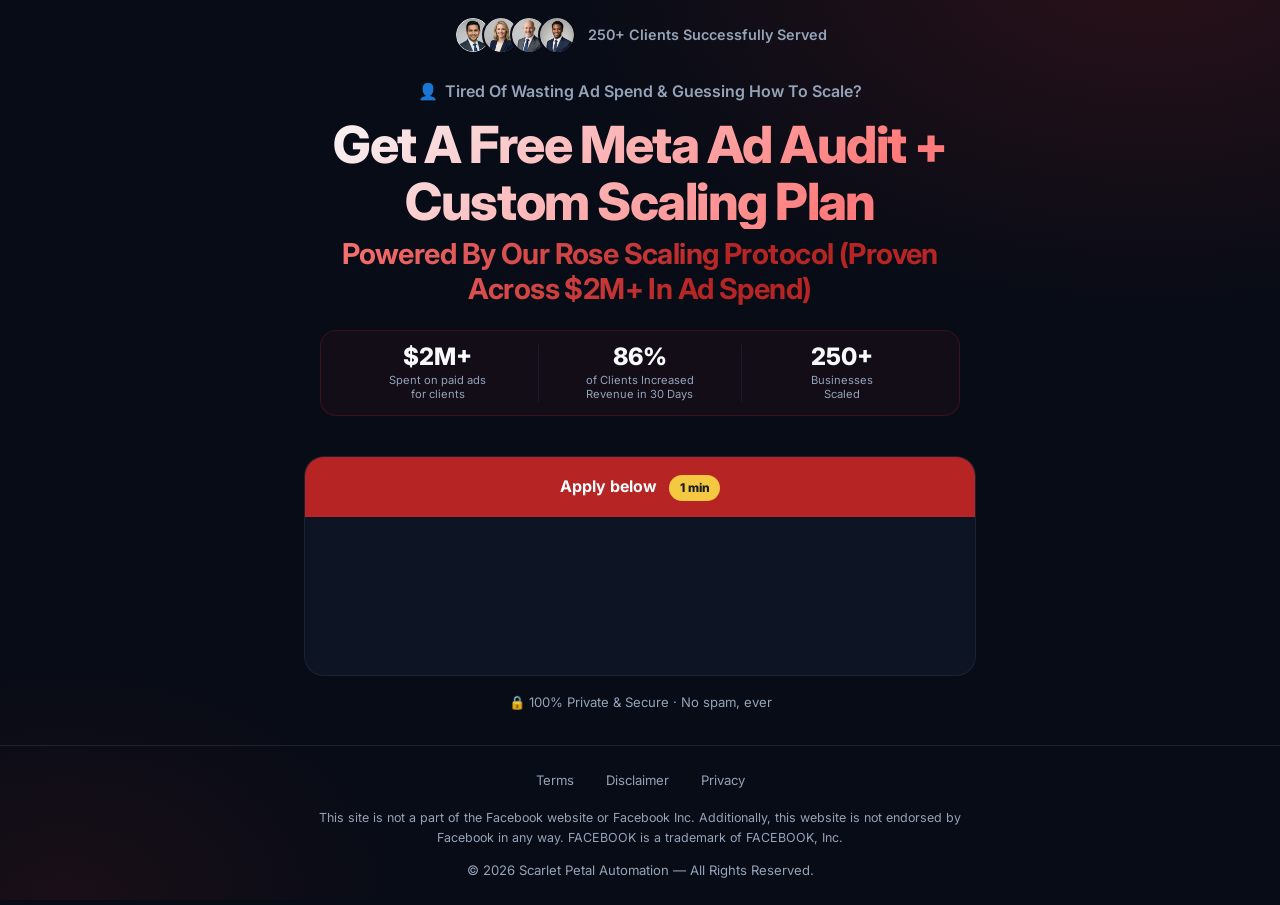
<file: index.html>
<!DOCTYPE html>
<html lang="en">
<head>
  <meta charset="UTF-8" />
  <meta name="viewport" content="width=device-width, initial-scale=1.0" />

  <!-- ── SEO ── -->
  <title>Free Meta Ad Audit + Custom AI Growth Plan | Scarlet Petal Automation</title>
  <meta name="description" content="Tired of wasting ad spend? Get a free Meta Ad Audit and custom AI-powered growth plan built on our Rose Scaling Protocol — proven across $200M+ in ad spend." />
  <meta name="robots" content="index, follow" />
  <link rel="canonical" href="https://scarletpetalautomation.com/" />

  <!-- ── Open Graph ── -->
  <meta property="og:type"        content="website" />
  <meta property="og:url"         content="https://scarletpetalautomation.com/" />
  <meta property="og:title"       content="Free Meta Ad Audit + Custom AI Growth Plan | Scarlet Petal Automation" />
  <meta property="og:description" content="Stop guessing how to scale. Get our Rose Scaling Protocol applied to your business — free." />
  <meta property="og:image"       content="https://scarletpetalautomation.com/og-image.png" />
  <meta property="og:site_name"   content="Scarlet Petal Automation" />

  <!-- ── Twitter Card ── -->
  <meta name="twitter:card"        content="summary_large_image" />
  <meta name="twitter:title"       content="Free Meta Ad Audit + Custom AI Growth Plan" />
  <meta name="twitter:description" content="Stop wasting ad spend. Apply in 60 seconds for your free audit." />
  <meta name="twitter:image"       content="https://scarletpetalautomation.com/og-image.png" />

  <!-- ── Structured Data ── -->
  <script type="application/ld+json">
  {
    "@context": "https://schema.org",
    "@type": "Service",
    "name": "Free Meta Ad Audit",
    "provider": {
      "@type": "Organization",
      "name": "Scarlet Petal Automation",
      "url": "https://scarletpetalautomation.com"
    },
    "description": "Free Meta Ads audit and custom AI-powered scaling plan for business owners ready to grow beyond $5,000/month.",
    "offers": {
      "@type": "Offer",
      "price": "0",
      "priceCurrency": "USD"
    }
  }
  </script>

  <!-- ── Meta Pixel ── -->
  <script>
    !function(f,b,e,v,n,t,s){if(f.fbq)return;n=f.fbq=function(){n.callMethod?
    n.callMethod.apply(n,arguments):n.queue.push(arguments)};if(!f._fbq)f._fbq=n;
    n.push=n;n.loaded=!0;n.version='2.0';n.queue=[];t=b.createElement(e);t.async=!0;
    t.src=v;s=b.getElementsByTagName(e)[0];s.parentNode.insertBefore(t,s)}(window,
    document,'script','https://connect.facebook.net/en_US/fbevents.js');
    fbq('init', '4129749820595867'); /* ← Replace with your Meta Pixel ID */
    fbq('track', 'PageView');
  </script>
  <noscript>
    <img height="1" width="1" style="display:none" alt=""
      src="https://www.facebook.com/tr?id=4129749820595867&ev=PageView&noscript=1"/>
  </noscript>

  <link rel="stylesheet" href="shared.css?v=4" />
  <style>
    /* ── Page-specific dark overrides ── */
    .page-hero {
      padding: 1rem 1.5rem 1.25rem;
      text-align: center;
      position: relative;
    }

    /* Audience callout */
    .headline-preheader {
      display: flex;
      align-items: center;
      justify-content: center;
      gap: 0.4rem;
      font-size: 1rem;
      font-weight: 600;
      color: var(--sp-muted);
      margin-bottom: 0.75rem;
    }
    .headline-preheader::before {
      content: '\1F464';
      font-size: 1rem;
    }

    /* Main offer headline — white-to-rose gradient */
    .headline-main {
      font-size: clamp(2rem, 4.5vw, 3.2rem);
      font-weight: 800;
      letter-spacing: -0.03em;
      line-height: 1.1;
      margin-bottom: 0.5rem;
      background: linear-gradient(135deg, #F8FAFC 0%, #ff7a7a 80%);
      -webkit-background-clip: text;
      -webkit-text-fill-color: transparent;
      background-clip: text;
    }

    /* Method subheadline — scarlet gradient */
    .sub-headline {
      font-size: clamp(1.3rem, 2.5vw, 1.8rem);
      font-weight: 700;
      letter-spacing: -0.02em;
      line-height: 1.2;
      background: linear-gradient(135deg, #ff7a7a 0%, var(--sp-red) 60%);
      -webkit-background-clip: text;
      -webkit-text-fill-color: transparent;
      background-clip: text;
      max-width: 760px;
      margin: 0 auto;
    }

    /* Social proof text colour on dark bg */
    .social-proof-text { color: var(--sp-muted); }

    /* Survey section */
    .survey-section {
      padding: 1.25rem 1.5rem 2rem;
    }

    @media (max-width: 640px) {
      .page-hero { padding: 0.75rem 1rem 1rem; }
      .headline-main { font-size: 1.9rem; }
      .sub-headline  { font-size: 1.2rem; }
      .headline-preheader { font-size: 0.9rem; flex-wrap: wrap; }
      .trust-strip { padding: 0.65rem 0.5rem; }
      .trust-strip-item { padding: 0 0.4rem; }
      .trust-strip-num { font-size: 1.15rem; }
      .trust-strip-label { font-size: 0.63rem; }
    }
  </style>
</head>
<body>

<!-- ─────────────────────────────────────────
     HERO SECTION
───────────────────────────────────────── -->
<div class="page-hero fade-in-up">
  <div class="container--narrow">

    <!-- Social proof row -->
    <div class="social-proof-row" style="justify-content:center; margin-bottom:1.5rem;">
      <div class="avatar-stack">
        <div class="avatar avatar-photo"><img src="avatar-1.png" alt="Client" /></div>
        <div class="avatar avatar-photo"><img src="avatar-2.png" alt="Client" /></div>
        <div class="avatar avatar-photo"><img src="avatar-3.png" alt="Client" /></div>
        <div class="avatar avatar-photo"><img src="avatar-4.png" alt="Client" /></div>
      </div>
      <span class="social-proof-text">250+ Clients Successfully Served</span>
    </div>

    <!-- Headline -->
    <p class="headline-preheader">
      Tired Of Wasting Ad Spend &amp; Guessing How To Scale?
    </p>
    <h1 class="headline-main">
      Get A Free Meta Ad Audit + Custom Scaling Plan
    </h1>
    <p class="sub-headline">
      Powered By Our Rose Scaling Protocol (Proven Across $2M+ In Ad Spend)
    </p>

    <!-- ── Inline Trust Strip (above the fold) ── -->
    <div class="trust-strip">
      <div class="trust-strip-item">
        <span class="trust-strip-num">$2M+</span>
        <span class="trust-strip-label">Spent on paid ads<br/>for clients</span>
      </div>
      <div class="trust-strip-item">
        <span class="trust-strip-num">86%</span>
        <span class="trust-strip-label">of Clients Increased<br/>Revenue in 30 Days</span>
      </div>
      <div class="trust-strip-item">
        <span class="trust-strip-num">250+</span>
        <span class="trust-strip-label">Businesses<br/>Scaled</span>
      </div>
    </div>
  </div>
</div>

<!-- ─────────────────────────────────────────
     SURVEY SECTION
───────────────────────────────────────── -->
<section style="padding: 1.25rem 1.5rem 2rem; background:transparent;" class="fade-in-up delay-1">
  <div class="container--narrow">
    <div class="survey-wrapper">
      <div class="survey-header">
        Apply below
        <span class="spots-badge">1 min</span>
      </div>

      <!-- GHL Survey Embed: script must load BEFORE iframe to preserve theme on refresh -->
      <div id="ghl-survey-container">
        <script src="https://login.scarletpetalautomation.com/js/form_embed.js"></script>
        <iframe src="https://login.scarletpetalautomation.com/widget/survey/M9SIswCXubkQfOonkhGS" style="border:none;width:100%;" scrolling="no" id="M9SIswCXubkQfOonkhGS" title="survey"></iframe>
      </div>
    </div>

    <p style="text-align:center; font-size:0.82rem; color:var(--text-muted); margin-top:1rem;">
      🔒 100% Private &amp; Secure · No spam, ever
    </p>
  </div>
</section>

<!-- Stats section removed — trust data now lives in hero trust-strip above the fold -->

<!-- ─────────────────────────────────────────
     FOOTER
───────────────────────────────────────── -->
<footer class="main-footer">
  <ul class="footer-links">
    <li><a href="terms.html">Terms</a></li>
    <li><a href="disclaimer.html">Disclaimer</a></li>
    <li><a href="privacy.html">Privacy</a></li>
  </ul>
  <p class="footer-disclaimer">
    This site is not a part of the Facebook website or Facebook Inc. Additionally, this website
    is not endorsed by Facebook in any way. FACEBOOK is a trademark of FACEBOOK, Inc.
  </p>
  <p style="margin-top:0.75rem; color:var(--text-muted);">
    © <span id="year"></span> Scarlet Petal Automation — All Rights Reserved.
  </p>
</footer>

<!-- ─────────────────────────────────────────
     SURVEY ROUTING SCRIPT
     Revenue $0–$5,000 → Triage track
     Revenue $5,001+   → Closer track
───────────────────────────────────────── -->
<script>
  document.getElementById('year').textContent = new Date().getFullYear();

  /*
   * GHL Survey post-message routing.
   * When the survey completes it emits a message with the form data.
   * We inspect the revenue answer and redirect accordingly.
   */
  window.addEventListener('message', function(event) {
    // Only trust messages from our GHL domain
    if (!event.origin.includes('scarletpetalautomation.com')) return;

    var data = event.data;
    if (!data) return;

    // GHL sends form submission data as a JSON object
    try {
      if (typeof data === 'string') data = JSON.parse(data);
    } catch(e) { return; }

    // Check for form submission event
    if (data.type === 'form_submitted' || data.event === 'form_submitted') {
      handleSurveySubmit(data);
    }

    // Some GHL versions send pageChange or redirect events
    if (data.type === 'redirect' && data.url) {
      routeByUrl(data.url, data);
    }
  });

  function handleSurveySubmit(data) {
    /*
     * Inspect form fields for revenue/income answer.
     * GHL survey field keys vary — we check common patterns.
     * Revenue $0–$5,000 → triage-schedule.html
     * Revenue $5,001+   → closer-schedule.html
     */
    var fields = data.fields || data.formData || data.answers || {};
    var revenueAnswer = '';

    // Try multiple possible field keys
    var keys = Object.keys(fields);
    for (var i = 0; i < keys.length; i++) {
      var val = String(fields[keys[i]] || '').toLowerCase();
      if (val.includes('0-5') || val.includes('$0') || val.includes('0 -') ||
          val.includes('below 5') || val.includes('less than 5') ||
          val.includes('0–5') || val.includes('0 to 5')) {
        revenueAnswer = 'triage';
        break;
      }
    }

    if (revenueAnswer === 'triage') {
      window.location.href = 'triage-schedule.html';
    } else if (keys.length > 0) {
      // Any other completed answer above $5k
      window.location.href = 'closer-schedule.html';
    }
  }

  function routeByUrl(url, data) {
    // Fallback: if GHL itself is redirecting, intercept and re-route
    if (url.includes('triage')) {
      window.location.href = 'triage-schedule.html';
    } else {
      window.location.href = 'closer-schedule.html';
    }
  }
</script>

</body>
</html>
<!-- cache-bust 1776541708 -->
</file>
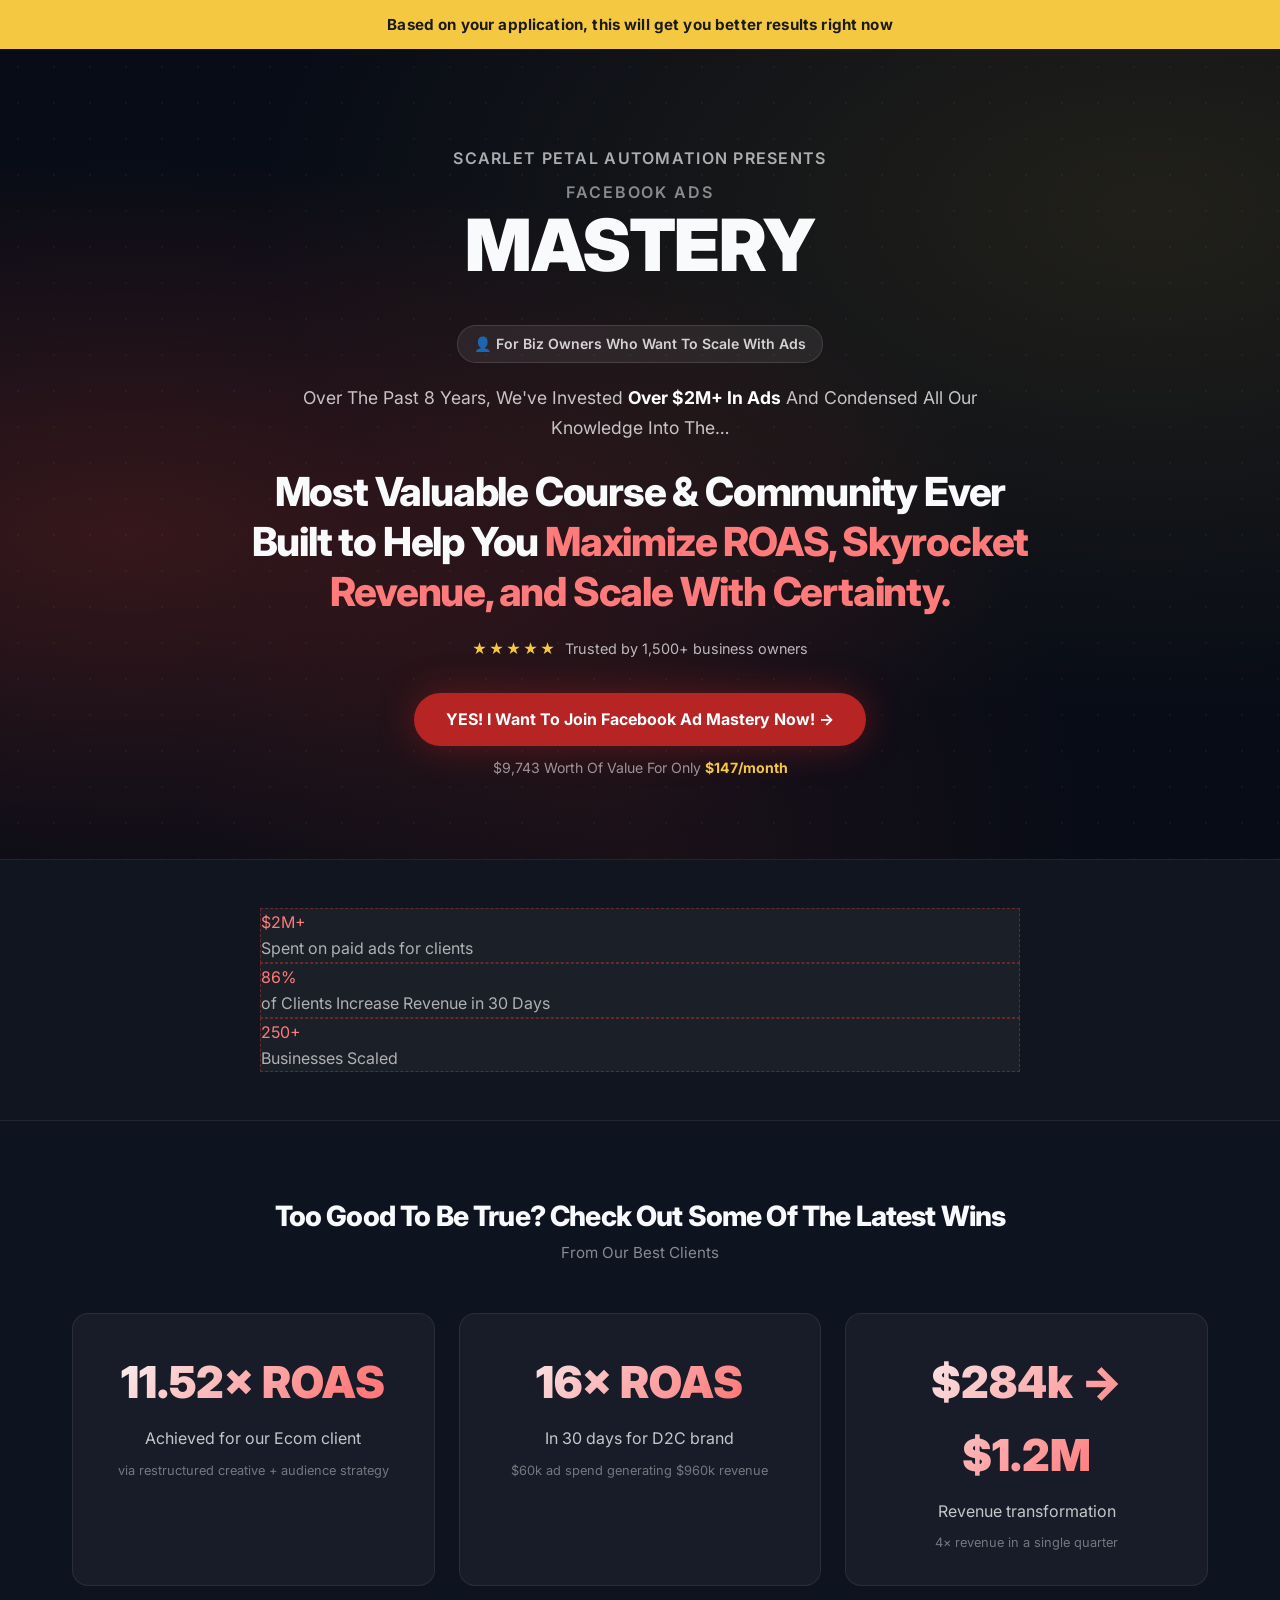
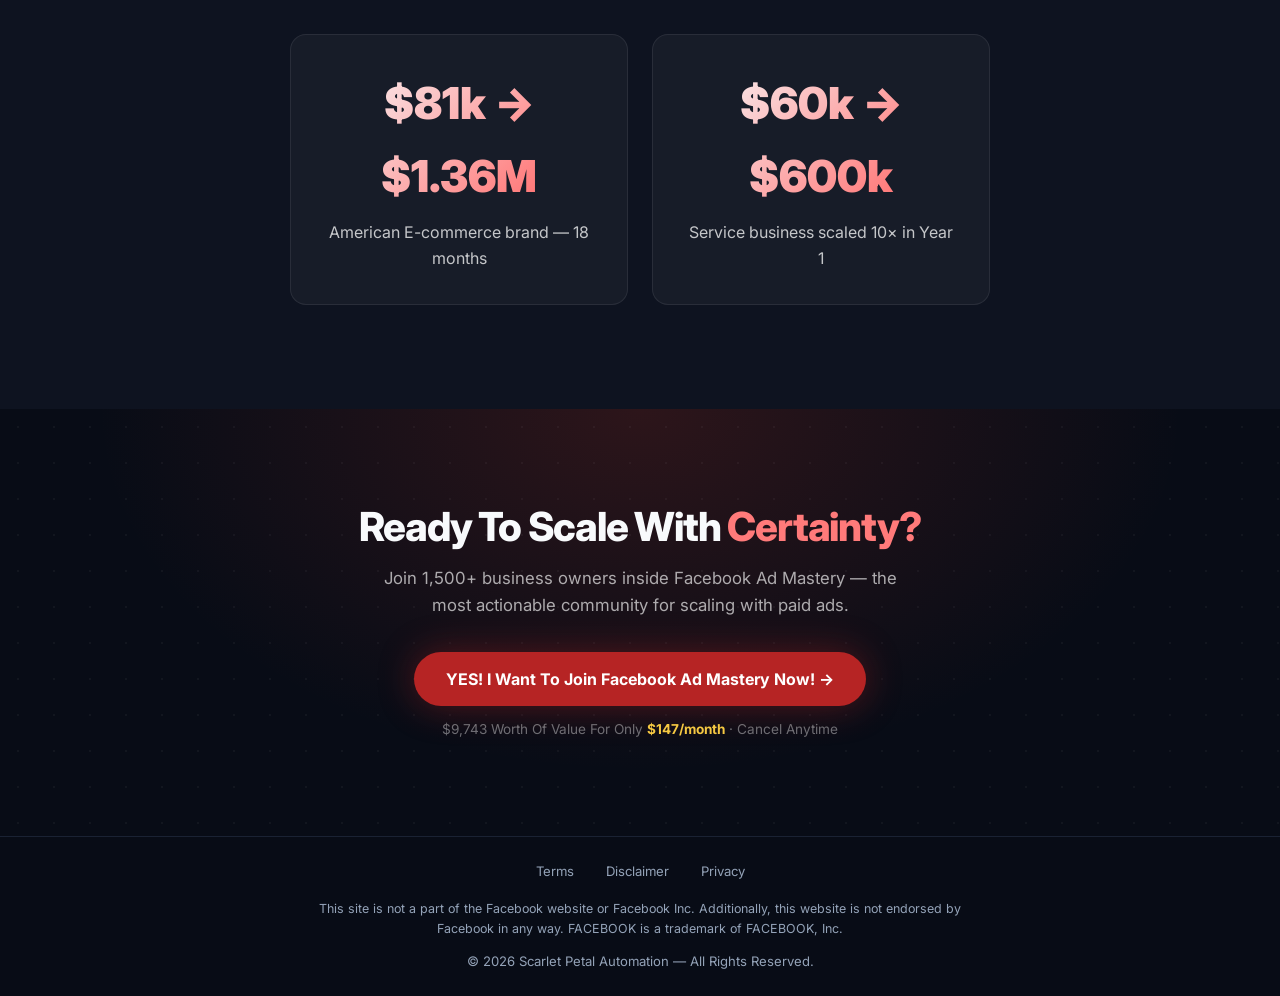
<file: bridge.html>
<!DOCTYPE html>
<html lang="en">
<head>
  <meta charset="UTF-8" />
  <meta name="viewport" content="width=device-width, initial-scale=1.0" />

  <!-- ── SEO ── -->
  <title>Facebook Ad Mastery — Scale With Certainty | Scarlet Petal Automation</title>
  <meta name="description" content="Based on your application, this will get you better results right now. Join Facebook Ad Mastery — $9,743 worth of value for only $147/month. Maximize ROAS, skyrocket revenue, and scale with certainty." />
  <meta name="robots" content="index, follow" />
  <link rel="canonical" href="https://scarletpetalautomation.com/bridge" />

  <!-- ── Open Graph ── -->
  <meta property="og:type"        content="website" />
  <meta property="og:url"         content="https://scarletpetalautomation.com/bridge" />
  <meta property="og:title"       content="Facebook Ad Mastery | Scale Your Business With Certainty" />
  <meta property="og:description" content="Over 8 years and $2M+ in ad spend condensed into the most valuable course & community for scaling with paid ads." />
  <meta property="og:image"       content="https://scarletpetalautomation.com/og-bridge.png" />
  <meta property="og:site_name"   content="Scarlet Petal Automation" />

  <!-- ── Twitter Card ── -->
  <meta name="twitter:card"        content="summary_large_image" />
  <meta name="twitter:title"       content="Facebook Ad Mastery — Scale With Certainty" />
  <meta name="twitter:description" content="Join 1,500+ business owners scaling with Facebook Ad Mastery." />

  <!-- ── Structured Data ── -->
  <script type="application/ld+json">
  {
    "@context": "https://schema.org",
    "@type": "Course",
    "name": "Facebook Ad Mastery",
    "description": "The most valuable course & community for business owners who want to maximize ROAS, skyrocket revenue, and scale with certainty.",
    "provider": {
      "@type": "Organization",
      "name": "Scarlet Petal Automation",
      "url": "https://scarletpetalautomation.com"
    },
    "offers": {
      "@type": "Offer",
      "price": "147",
      "priceCurrency": "USD",
      "billingDuration": "P1M"
    }
  }
  </script>

  <!-- ── Meta Pixel ── -->
  <script>
    !function(f,b,e,v,n,t,s){if(f.fbq)return;n=f.fbq=function(){n.callMethod?
    n.callMethod.apply(n,arguments):n.queue.push(arguments)};if(!f._fbq)f._fbq=n;
    n.push=n;n.loaded=!0;n.version='2.0';n.queue=[];t=b.createElement(e);t.async=!0;
    t.src=v;s=b.getElementsByTagName(e)[0];s.parentNode.insertBefore(t,s)}(window,
    document,'script','https://connect.facebook.net/en_US/fbevents.js');
    fbq('init', '4129749820595867');
    fbq('track', 'PageView');
    fbq('track', 'ViewContent', { content_name: 'Bridge Page — FAM Offer' });
  </script>
  <noscript>
    <img height="1" width="1" style="display:none" alt=""
      src="https://www.facebook.com/tr?id=4129749820595867&ev=PageView&noscript=1"/>
  </noscript>

  <link rel="stylesheet" href="shared.css?v=4" />
  <style>
    body { background: var(--bg-darkest); color: var(--text-white); }

    /* ── Alert bar ── */
    .top-alert {
      background: var(--gold);
      color: #1A1A1A;
      text-align: center;
      padding: 0.75rem 1.5rem;
      font-family: var(--font-heading);
      font-weight: 700;
      font-size: 0.95rem;
      letter-spacing: 0.01em;
    }

    /* ── Dark hero ── */
    .bridge-hero {
      background: var(--bg-darkest);
      position: relative;
      overflow: hidden;
      padding: 6rem 1.5rem 5rem;
      text-align: center;
    }

    .bridge-hero::before {
      content: '';
      position: absolute;
      inset: 0;
      background:
        radial-gradient(ellipse at 10% 60%, rgba(192,57,43,0.25) 0%, transparent 55%),
        radial-gradient(ellipse at 90% 20%, rgba(212,175,55,0.12) 0%, transparent 55%),
        radial-gradient(ellipse at 50% 100%, rgba(192,57,43,0.10) 0%, transparent 50%);
      pointer-events: none;
    }

    .mesh-bg {
      position: absolute;
      inset: 0;
      background-image: radial-gradient(circle, rgba(255,255,255,0.04) 1px, transparent 1px);
      background-size: 36px 36px;
      pointer-events: none;
      animation: meshDrift 25s linear infinite;
    }

    @keyframes meshDrift {
      0%   { background-position: 0 0; }
      100% { background-position: 36px 36px; }
    }

    .brand-name-bridge {
      font-family: var(--font-heading);
      font-size: 1rem;
      font-weight: 600;
      letter-spacing: 0.08em;
      color: rgba(255,255,255,0.65);
      text-transform: uppercase;
      margin-bottom: 0.5rem;
      position: relative;
      z-index: 1;
    }

    .brand-mastery {
      font-family: var(--font-heading);
      font-size: clamp(2.5rem, 6vw, 4.5rem);
      font-weight: 900;
      color: var(--text-white);
      letter-spacing: -0.02em;
      position: relative;
      z-index: 1;
      line-height: 1;
    }

    .brand-mastery span {
      color: var(--scarlet);
    }

    .bridge-sub-tag {
      display: inline-flex;
      align-items: center;
      gap: 0.5rem;
      background: rgba(255,255,255,0.07);
      border: 1px solid rgba(255,255,255,0.12);
      border-radius: var(--radius-pill);
      padding: 0.4rem 1rem;
      font-size: 0.88rem;
      font-weight: 600;
      color: rgba(255,255,255,0.8);
      margin: 1.25rem 0;
      position: relative;
      z-index: 1;
    }

    .bridge-intro {
      font-size: 1.1rem;
      color: rgba(255,255,255,0.75);
      max-width: 680px;
      margin: 0 auto 1.5rem;
      position: relative;
      z-index: 1;
      line-height: 1.7;
    }

    .bridge-main-headline {
      font-size: clamp(1.6rem, 3.5vw, 2.5rem);
      font-weight: 800;
      color: var(--text-white);
      max-width: 780px;
      margin: 0 auto 0.5rem;
      position: relative;
      z-index: 1;
      line-height: 1.25;
    }

    .bridge-main-headline .highlight {
      color: var(--scarlet-light);
    }

    .trust-row {
      display: flex;
      align-items: center;
      justify-content: center;
      gap: 0.5rem;
      font-size: 0.9rem;
      color: rgba(255,255,255,0.7);
      margin: 1.25rem 0 2rem;
      position: relative;
      z-index: 1;
    }

    .stars { color: var(--gold); letter-spacing: 2px; }

    /* ── CTA Block ── */
    .cta-block {
      position: relative;
      z-index: 2;
      text-align: center;
    }

    .cta-price-note {
      font-size: 0.88rem;
      color: rgba(255,255,255,0.55);
      margin-top: 0.6rem;
    }

    /* ── Stats strip ── */
    .stats-strip {
      background: rgba(255,255,255,0.04);
      border-top: 1px solid rgba(255,255,255,0.07);
      border-bottom: 1px solid rgba(255,255,255,0.07);
      padding: 3rem 1.5rem;
    }

    .stats-strip .stats-grid {
      max-width: 760px;
      margin: 0 auto;
    }

    .stats-strip .stat-box {
      background: rgba(255,255,255,0.04);
      border: 1.5px dashed rgba(192,57,43,0.45);
    }

    .stats-strip .stat-number {
      color: var(--rose);
    }

    .stats-strip .stat-label {
      color: rgba(255,255,255,0.65);
    }

    /* ── Case Studies ── */
    .case-studies-section {
      background: var(--bg-dark);
      padding: 5rem 1.5rem;
    }

    .case-study-roas {
      font-family: var(--font-heading);
      font-size: clamp(2rem, 4vw, 2.75rem);
      font-weight: 900;
      margin-bottom: 0.4rem;
    }

    .case-study-label {
      font-size: 1rem;
      color: rgba(255,255,255,0.75);
    }

    .roas-display {
      background: rgba(255,255,255,0.04);
      border: 1px solid rgba(255,255,255,0.08);
      border-radius: var(--radius-md);
      padding: 2rem;
      text-align: center;
      margin-bottom: 1.5rem;
      transition: all 0.3s;
    }

    .roas-display:hover {
      border-color: rgba(192,57,43,0.4);
      background: rgba(192,57,43,0.05);
      transform: translateY(-3px);
    }

    .roas-display:hover .case-study-roas {
      color: var(--rose);
    }

    /* ── Final CTA section ── */
    .final-cta-section {
      background: var(--bg-darkest);
      position: relative;
      overflow: hidden;
      padding: 6rem 1.5rem;
      text-align: center;
    }

    .final-cta-section::before {
      content: '';
      position: absolute;
      inset: 0;
      background:
        radial-gradient(ellipse at 50% 0%, rgba(192,57,43,0.2) 0%, transparent 60%);
      pointer-events: none;
    }
  </style>
</head>
<body>

<!-- ─────────────────────────────────────────
     TOP ALERT BAR
───────────────────────────────────────── -->
<div class="top-alert" id="top-alert-bar">
  Based on your application, this will get you better results right now
</div>

<!-- ─────────────────────────────────────────
     HERO
───────────────────────────────────────── -->
<section class="bridge-hero">
  <div class="mesh-bg"></div>

  <div class="container" style="position:relative; z-index:1;">
    <p class="brand-name-bridge">Scarlet Petal Automation presents</p>

    <!-- Brand / Logo block -->
    <div style="margin-bottom:1.5rem; position:relative; z-index:1;">
      <p style="font-size:1rem; font-weight:600; color:rgba(255,255,255,0.5); letter-spacing:0.12em; text-transform:uppercase; margin-bottom:0.2rem;">facebook ads</p>
      <div class="brand-mastery">MASTERY</div>
    </div>

    <div class="bridge-sub-tag">
      👤 For Biz Owners Who Want To Scale With Ads
    </div>

    <p class="bridge-intro">
      Over The Past 8 Years, We've Invested <strong style="color:#fff;">Over $2M+ In Ads</strong>
      And Condensed All Our Knowledge Into The…
    </p>

    <h1 class="bridge-main-headline">
      Most Valuable Course &amp; Community Ever Built to Help You
      <span class="highlight">Maximize ROAS, Skyrocket Revenue, and Scale With Certainty.</span>
    </h1>

    <div class="trust-row">
      <span class="stars">★★★★★</span>
      <span>Trusted by 1,500+ business owners</span>
    </div>

    <!-- CTA -->
    <div class="cta-block">
      <a
        href="https://www.skool.com/facebookads/about"
        id="main-cta-bridge"
        class="btn btn-primary btn-lg"
        target="_blank"
        rel="noopener noreferrer"
        onclick="fbq && fbq('track', 'InitiateCheckout');"
      >
        YES! I Want To Join Facebook Ad Mastery Now! →
      </a>
      <p class="cta-price-note">$9,743 Worth Of Value For Only <strong style="color:var(--gold);">$147/month</strong></p>
    </div>
  </div>
</section>

<!-- ─────────────────────────────────────────
     STATS STRIP
───────────────────────────────────────── -->
<div class="stats-strip fade-in-up delay-1">
    <div class="stats-grid" style="max-width:760px; margin:0 auto;">
      <div class="stat-box" style="background:rgba(255,255,255,0.04); border:1.5px dashed rgba(192,57,43,0.45);">
        <span class="stat-number" style="color:var(--rose);">$2M+</span>
        <p class="stat-label" style="color:rgba(255,255,255,0.65);">Spent on paid ads for clients</p>
      </div>
      <div class="stat-box" style="background:rgba(255,255,255,0.04); border:1.5px dashed rgba(192,57,43,0.45);">
        <span class="stat-number" style="color:var(--rose);">86%</span>
        <p class="stat-label" style="color:rgba(255,255,255,0.65);">of Clients Increase Revenue in 30 Days</p>
      </div>
      <div class="stat-box" style="background:rgba(255,255,255,0.04); border:1.5px dashed rgba(192,57,43,0.45);">
        <span class="stat-number" style="color:var(--rose);">250+</span>
        <p class="stat-label" style="color:rgba(255,255,255,0.65);">Businesses Scaled</p>
      </div>
    </div>
</div>

<!-- ─────────────────────────────────────────
     CASE STUDIES / ROAS RESULTS
───────────────────────────────────────── -->
<section class="case-studies-section fade-in-up delay-2">
  <div class="container">
    <h2 style="text-align:center; font-size:1.75rem; color:var(--text-white); margin-bottom:0.5rem;">
      Too Good To Be True? Check Out Some Of The Latest Wins
    </h2>
    <p style="text-align:center; color:rgba(255,255,255,0.5); font-size:0.95rem; margin-bottom:3rem;">
      From Our Best Clients
    </p>

    <div style="display:grid; grid-template-columns:repeat(3,1fr); gap:1.5rem;">
      <div class="roas-display">
        <div class="case-study-roas gradient-text-light">11.52× ROAS</div>
        <p class="case-study-label">Achieved for our Ecom client</p>
        <p style="font-size:0.8rem; color:rgba(255,255,255,0.4); margin-top:0.5rem;">via restructured creative + audience strategy</p>
      </div>
      <div class="roas-display">
        <div class="case-study-roas gradient-text-light">16× ROAS</div>
        <p class="case-study-label">In 30 days for D2C brand</p>
        <p style="font-size:0.8rem; color:rgba(255,255,255,0.4); margin-top:0.5rem;">$60k ad spend generating $960k revenue</p>
      </div>
      <div class="roas-display">
        <div class="case-study-roas gradient-text-light">$284k → $1.2M</div>
        <p class="case-study-label">Revenue transformation</p>
        <p style="font-size:0.8rem; color:rgba(255,255,255,0.4); margin-top:0.5rem;">4× revenue in a single quarter</p>
      </div>
    </div>

    <div style="display:grid; grid-template-columns:repeat(2,1fr); gap:1.5rem; margin-top:1.5rem; max-width:700px; margin-left:auto; margin-right:auto;">
      <div class="roas-display">
        <div class="case-study-roas gradient-text-light">$81k → $1.36M</div>
        <p class="case-study-label">American E-commerce brand — 18 months</p>
      </div>
      <div class="roas-display">
        <div class="case-study-roas gradient-text-light">$60k → $600k</div>
        <p class="case-study-label">Service business scaled 10× in Year 1</p>
      </div>
    </div>
  </div>
</section>

<!-- ─────────────────────────────────────────
     FINAL CTA
───────────────────────────────────────── -->
<section class="final-cta-section fade-in-up delay-3">
  <div class="mesh-bg"></div>
  <div class="container--narrow" style="position:relative; z-index:1;">
    <h2 style="font-size:clamp(1.75rem, 4vw, 2.5rem); color:var(--text-white); margin-bottom:1rem;">
      Ready To Scale With <span style="color:var(--scarlet-light);">Certainty?</span>
    </h2>
    <p style="color:rgba(255,255,255,0.65); font-size:1.05rem; margin-bottom:2rem; max-width:520px; margin-left:auto; margin-right:auto;">
      Join 1,500+ business owners inside Facebook Ad Mastery — the most actionable
      community for scaling with paid ads.
    </p>

    <a
      href="https://www.skool.com/facebookads/about"
      id="final-cta-bridge"
      class="btn btn-primary btn-lg"
      target="_blank"
      rel="noopener noreferrer"
      onclick="fbq && fbq('track', 'InitiateCheckout');"
    >
      YES! I Want To Join Facebook Ad Mastery Now! →
    </a>
    <p style="color:rgba(255,255,255,0.4); font-size:0.85rem; margin-top:0.75rem;">
      $9,743 Worth Of Value For Only <strong style="color:var(--gold);">$147/month</strong> · Cancel Anytime
    </p>
  </div>
</section>

<!-- ─────────────────────────────────────────
     FOOTER
───────────────────────────────────────── -->
<footer class="main-footer">
  <ul class="footer-links">
    <li><a href="terms.html">Terms</a></li>
    <li><a href="disclaimer.html">Disclaimer</a></li>
    <li><a href="privacy.html">Privacy</a></li>
  </ul>
  <p class="footer-disclaimer">
    This site is not a part of the Facebook website or Facebook Inc. Additionally, this website
    is not endorsed by Facebook in any way. FACEBOOK is a trademark of FACEBOOK, Inc.
  </p>
  <p style="margin-top:0.75rem; color:var(--text-muted);">
    © <span id="year"></span> Scarlet Petal Automation — All Rights Reserved.
  </p>
</footer>

<script>
  document.getElementById('year').textContent = new Date().getFullYear();
</script>

</body>
</html>
</file>
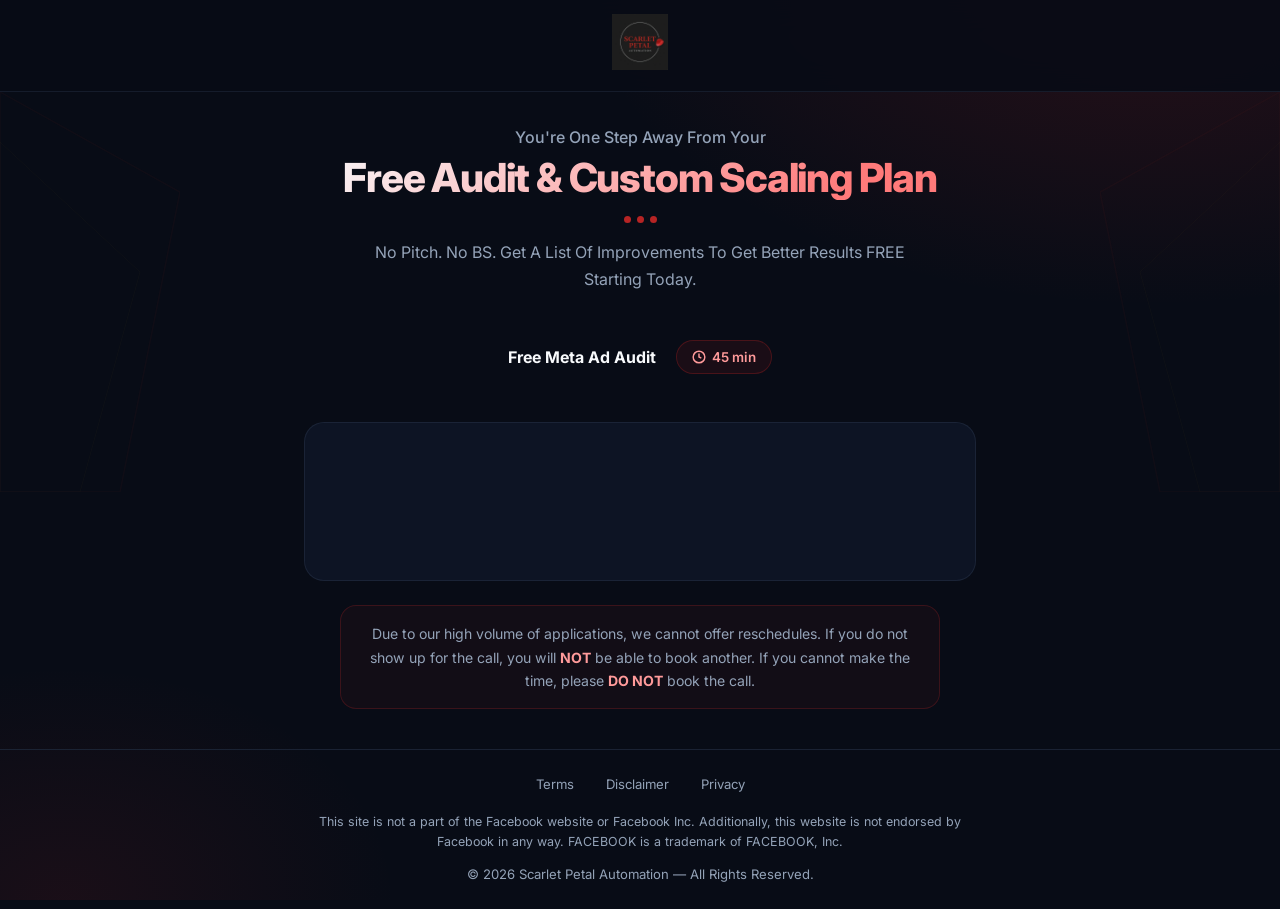
<file: closer-schedule.html>
<!DOCTYPE html>
<html lang="en">
<head>
  <meta charset="UTF-8" />
  <meta name="viewport" content="width=device-width, initial-scale=1.0" />

  <!-- ── SEO ── -->
  <title>Schedule Your Free Meta Ad Strategy Call | Scarlet Petal Automation</title>
  <meta name="description" content="You're one step away from your free audit and custom scaling plan. Book your 45-minute strategy call with Scarlet Petal Automation now." />
  <meta name="robots" content="noindex, nofollow" />
  <link rel="canonical" href="https://scarletpetalautomation.com/closer-schedule" />

  <!-- ── Open Graph ── -->
  <meta property="og:type"        content="website" />
  <meta property="og:url"         content="https://scarletpetalautomation.com/closer-schedule" />
  <meta property="og:title"       content="Schedule Your Free Meta Ad Strategy Call | Scarlet Petal Automation" />
  <meta property="og:description" content="Book your 45-minute free Meta Ad audit and custom scaling plan call." />
  <meta property="og:image"       content="https://scarletpetalautomation.com/og-image.png" />

  <!-- ── Meta Pixel — fires 'CompleteRegistration' event (Closer / ideal client track) ── -->
  <script>
    !function(f,b,e,v,n,t,s){if(f.fbq)return;n=f.fbq=function(){n.callMethod?
    n.callMethod.apply(n,arguments):n.queue.push(arguments)};if(!f._fbq)f._fbq=n;
    n.push=n;n.loaded=!0;n.version='2.0';n.queue=[];t=b.createElement(e);t.async=!0;
    t.src=v;s=b.getElementsByTagName(e)[0];s.parentNode.insertBefore(t,s)}(window,
    document,'script','https://connect.facebook.net/en_US/fbevents.js');
    fbq('init', '4129749820595867');
    fbq('track', 'PageView');
    fbq('track', 'CompleteRegistration');
  </script>
  <noscript>
    <img height="1" width="1" style="display:none" alt=""
      src="https://www.facebook.com/tr?id=4129749820595867&ev=CompleteRegistration&noscript=1"/>
  </noscript>

  <link rel="stylesheet" href="shared.css?v=4" />
  <style>
    /* ── Schedule page dark overrides ── */
    .schedule-hero {
      padding: 2rem 1.5rem 1.5rem;
      text-align: center;
      position: relative;
    }

    .geo-svg {
      position: absolute;
      top: 0;
      opacity: 0.08;
      pointer-events: none;
    }
    .geo-svg.left  { left: 0; }
    .geo-svg.right { right: 0; transform: scaleX(-1); }

    .headline-top {
      font-size: 1rem;
      color: var(--sp-muted);
      font-weight: 500;
      margin-bottom: 0.4rem;
    }

    .headline-accent-block {
      font-size: clamp(1.6rem, 4vw, 2.5rem);
      font-weight: 800;
      letter-spacing: -0.03em;
      line-height: 1.1;
      background: linear-gradient(135deg, #F8FAFC 0%, #ff7a7a 80%);
      -webkit-background-clip: text;
      -webkit-text-fill-color: transparent;
      background-clip: text;
    }

    .sub-copy {
      font-size: 1rem;
      color: var(--sp-muted);
      max-width: 540px;
      margin: 0.75rem auto 0;
    }

    .dot-divider-row {
      display: flex;
      justify-content: center;
      gap: 6px;
      margin: 1rem 0;
    }
    .dot-divider-row span {
      width: 7px;
      height: 7px;
      border-radius: 50%;
      background: var(--sp-red);
      display: block;
    }

    .schedule-meta {
      display: inline-flex;
      align-items: center;
      gap: 1.25rem;
      flex-wrap: wrap;
      justify-content: center;
      margin-bottom: 1.25rem;
    }
    .schedule-meta-label {
      font-size: 1rem;
      font-weight: 700;
      color: var(--sp-white);
    }
  </style>
</head>
<body>

<!-- Exit Intent Popup -->
<div class="modal-overlay" id="exitModal" role="dialog" aria-modal="true" aria-label="Exit intent offer">
  <div class="modal-box">
    <button class="modal-close" id="closeExitModal" aria-label="Close">&times;</button>
    <div style="font-size:2rem; margin-bottom:0.75rem;">⚠️</div>
    <h3 style="font-family:var(--font-heading); font-size:1.3rem; color:var(--scarlet); margin-bottom:0.5rem;">
      WARNING: SPOTS ARE EXTREMELY LIMITED!
    </h3>
    <h4 style="font-size:1.1rem; margin-bottom:0.75rem; color:var(--text-primary);">
      Claim Your Free Personalised Audit!
    </h4>
    <p style="font-size:0.9rem; color:var(--text-secondary); margin-bottom:1.25rem;">
      Can't find a time that works? Email
      <a href="mailto:admin@scarletpetalautomation.com">admin@scarletpetalautomation.com</a>
      with some times, your timezone, and we'll do our best to accommodate you.
    </p>
    <button class="btn btn-primary" id="stayBtn" style="width:100%;">
      Book My Free Audit Now →
    </button>
  </div>
</div>

<!-- ─────────────────────────────────────────
     HEADER / NAV
───────────────────────────────────────── -->
<header style="background:rgba(8,12,22,0.9); backdrop-filter:blur(16px); -webkit-backdrop-filter:blur(16px); border-bottom:1px solid rgba(30,41,59,0.6); padding:0.85rem 1.5rem; text-align:center;">
  <a href="index.html" style="display:inline-block;">
    <img src="spa-logo.png" alt="Scarlet Petal Automation" style="height:56px; width:auto; display:block; margin:0 auto;" />
  </a>
</header>

<!-- ─────────────────────────────────────────
     HERO / HEADLINE
───────────────────────────────────────── -->
<section class="schedule-hero fade-in-up">
  <!-- Geometric decorations -->
  <svg class="geo-svg left" width="180" height="400" viewBox="0 0 180 400" fill="none" xmlns="http://www.w3.org/2000/svg">
    <polygon points="0,0 180,100 120,400 0,400" stroke="#C0392B" stroke-width="1.5" fill="none" opacity="0.6"/>
    <polygon points="0,50 140,180 80,400 0,400" stroke="#D4AF37" stroke-width="1" fill="none" opacity="0.4"/>
  </svg>
  <svg class="geo-svg right" width="180" height="400" viewBox="0 0 180 400" fill="none" xmlns="http://www.w3.org/2000/svg">
    <polygon points="0,0 180,100 120,400 0,400" stroke="#C0392B" stroke-width="1.5" fill="none" opacity="0.6"/>
    <polygon points="0,50 140,180 80,400 0,400" stroke="#D4AF37" stroke-width="1" fill="none" opacity="0.4"/>
  </svg>

  <div class="container--narrow">
    <p class="headline-top">You're One Step Away From Your</p>
    <h1 class="headline-accent-block">Free Audit &amp; Custom Scaling Plan</h1>
    <div class="dot-divider-row">
      <span></span><span></span><span></span>
    </div>
    <p class="sub-copy">
      No Pitch. No BS. Get A List Of Improvements To Get Better Results FREE Starting Today.
    </p>
  </div>
</section>

<!-- ─────────────────────────────────────────
     SCHEDULING SECTION
───────────────────────────────────────── -->
<section style="padding:1.5rem 1.5rem 2.5rem;" class="fade-in-up delay-1">
  <div class="container--narrow">
    <div style="text-align:center; margin-bottom:1.75rem;">
      <div class="schedule-meta">
        <span class="schedule-meta-label">Free Meta Ad Audit</span>
        <span class="duration-tag">
          <svg width="14" height="14" viewBox="0 0 24 24" fill="none" stroke="currentColor" stroke-width="2.5"><circle cx="12" cy="12" r="10"/><polyline points="12 6 12 12 16 14"/></svg>
          45 min
        </span>
      </div>
    </div>

    <!-- ── GHL CALENDAR EMBED — Closer Track ── -->
    <div class="card" style="padding:0; overflow:hidden;" id="ghl-calendar-closer">
      <script src="https://login.scarletpetalautomation.com/js/form_embed.js" type="text/javascript"></script>
      <iframe src="https://login.scarletpetalautomation.com/widget/booking/7DXt0cEX9M3gD2Kui8cE" style="width:100%;border:none;overflow:hidden;" scrolling="no" id="7DXt0cEX9M3gD2Kui8cE_1775682052495"></iframe>
    </div>

    <div class="warning-box mt-2">
      Due to our high volume of applications, we cannot offer reschedules.
      If you do not show up for the call, you will <strong>NOT</strong> be able to book another.
      If you cannot make the time, please <strong>DO NOT</strong> book the call.
    </div>
  </div>
</section>

<!-- ─────────────────────────────────────────
     FOOTER
───────────────────────────────────────── -->
<footer class="main-footer">
  <ul class="footer-links">
    <li><a href="terms.html">Terms</a></li>
    <li><a href="disclaimer.html">Disclaimer</a></li>
    <li><a href="privacy.html">Privacy</a></li>
  </ul>
  <p class="footer-disclaimer">
    This site is not a part of the Facebook website or Facebook Inc. Additionally, this website
    is not endorsed by Facebook in any way. FACEBOOK is a trademark of FACEBOOK, Inc.
  </p>
  <p style="margin-top:0.75rem; color:var(--text-muted);">
    © <span id="year"></span> Scarlet Petal Automation — All Rights Reserved.
  </p>
</footer>

<script>
  document.getElementById('year').textContent = new Date().getFullYear();

  /* ── Exit intent popup ── */
  var exitShown = false;
  document.addEventListener('mouseleave', function(e) {
    if (e.clientY <= 0 && !exitShown) {
      exitShown = true;
      document.getElementById('exitModal').classList.add('is-open');
    }
  });

  document.getElementById('closeExitModal').addEventListener('click', function() {
    document.getElementById('exitModal').classList.remove('is-open');
  });

  document.getElementById('stayBtn').addEventListener('click', function() {
    document.getElementById('exitModal').classList.remove('is-open');
    window.scrollTo({ top: 0, behavior: 'smooth' });
  });

  document.getElementById('exitModal').addEventListener('click', function(e) {
    if (e.target === this) this.classList.remove('is-open');
  });
</script>

</body>
</html>
</file>
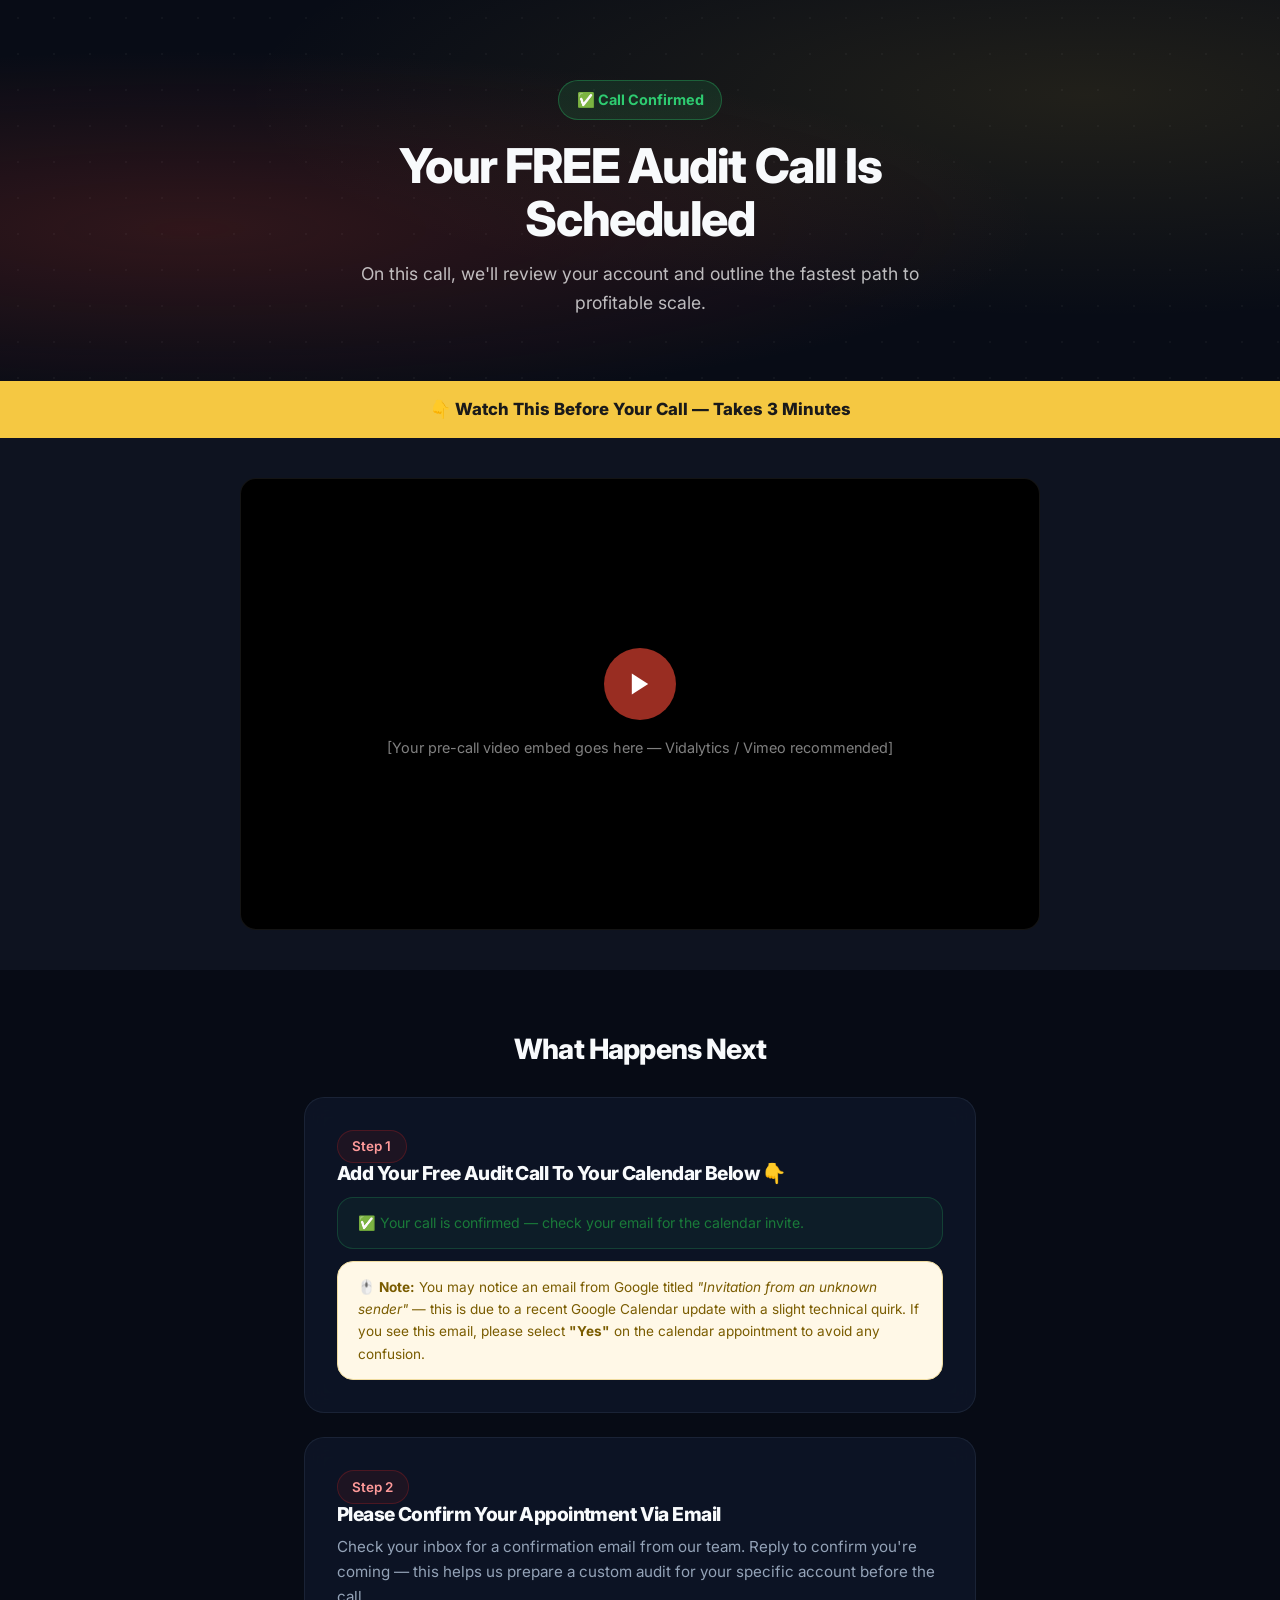
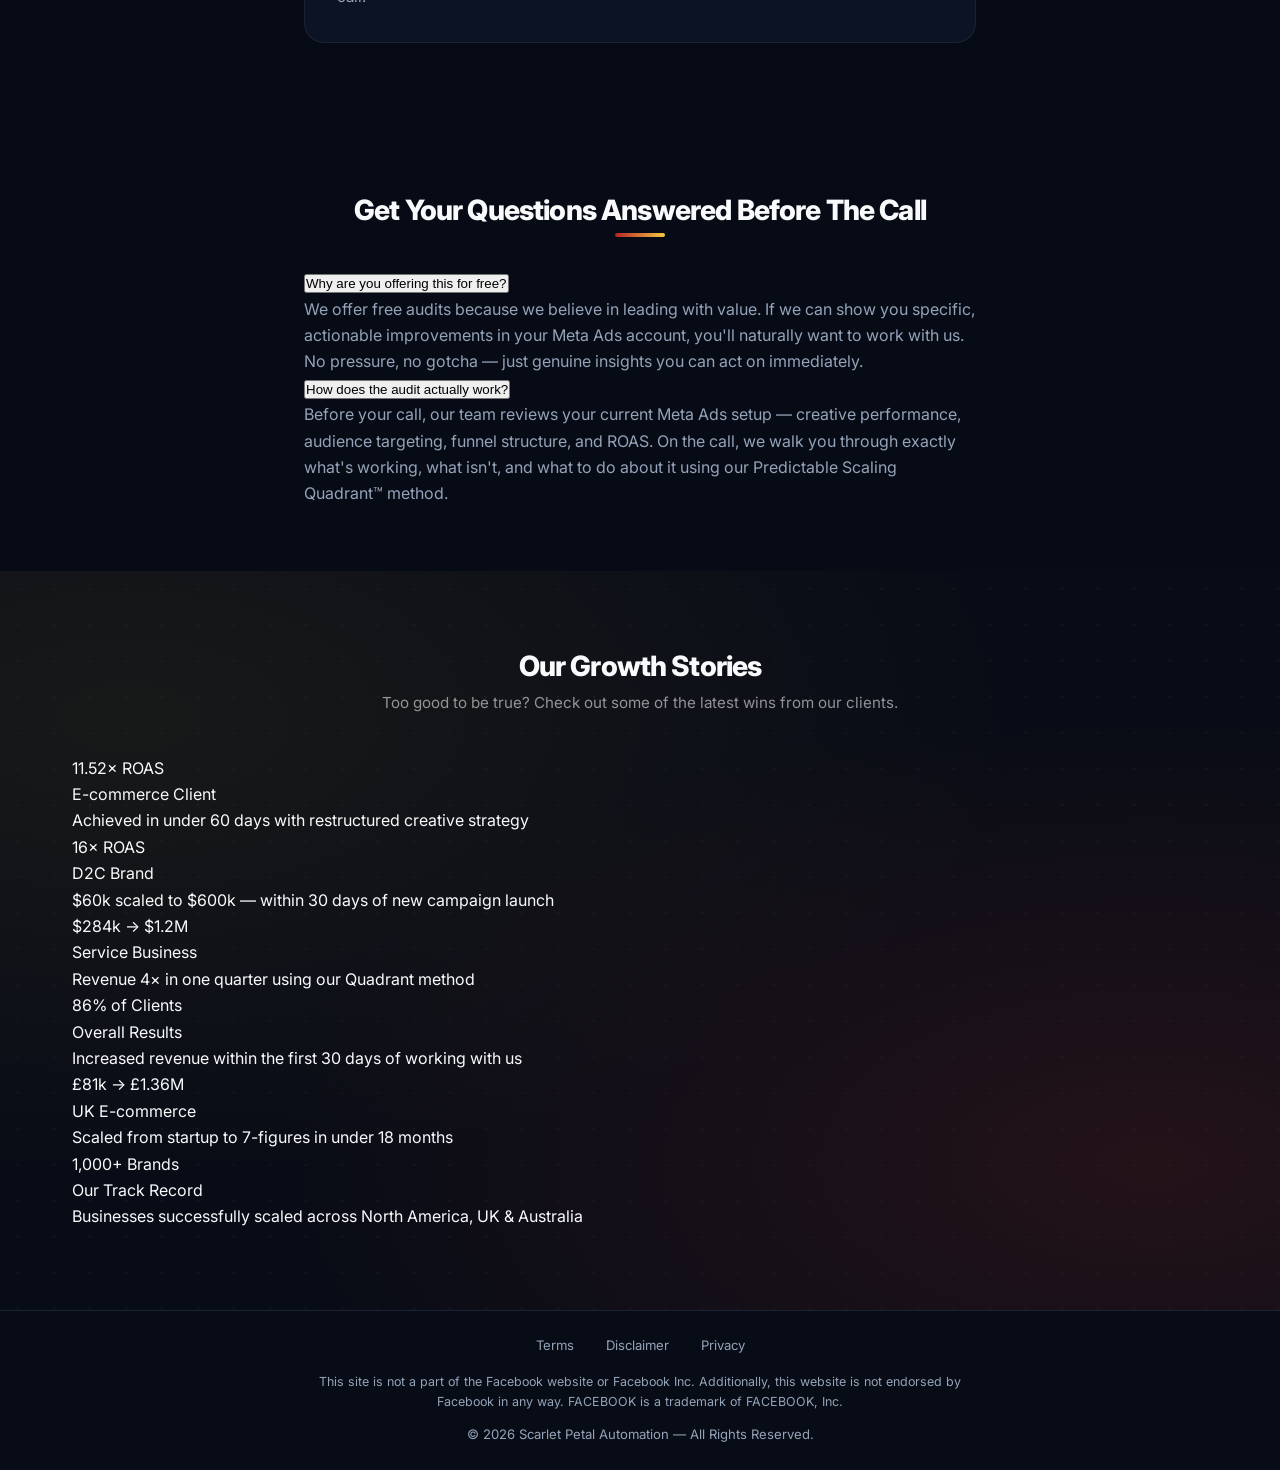
<file: closer-thank-you.html>
<!DOCTYPE html>
<html lang="en">
<head>
  <meta charset="UTF-8" />
  <meta name="viewport" content="width=device-width, initial-scale=1.0" />

  <!-- ── SEO ── -->
  <title>Your Free Meta Ad Audit Is Confirmed | Scarlet Petal Automation</title>
  <meta name="description" content="Your free Meta Ad Audit and custom scaling plan call is booked. Watch the video below and prepare for your call with Scarlet Petal Automation." />
  <meta name="robots" content="noindex, nofollow" />
  <link rel="canonical" href="https://scarletpetalautomation.com/closer-thank-you" />

  <!-- ── Open Graph ── -->
  <meta property="og:type"        content="website" />
  <meta property="og:url"         content="https://scarletpetalautomation.com/closer-thank-you" />
  <meta property="og:title"       content="Audit Call Confirmed | Scarlet Petal Automation" />
  <meta property="og:description" content="Your free Meta Ad Audit call is scheduled. Here's what to do next." />
  <meta property="og:image"       content="https://scarletpetalautomation.com/og-image.png" />

  <!-- ── Meta Pixel — fires 'Schedule' event (call booked confirmation) ── -->
  <script>
    !function(f,b,e,v,n,t,s){if(f.fbq)return;n=f.fbq=function(){n.callMethod?
    n.callMethod.apply(n,arguments):n.queue.push(arguments)};if(!f._fbq)f._fbq=n;
    n.push=n;n.loaded=!0;n.version='2.0';n.queue=[];t=b.createElement(e);t.async=!0;
    t.src=v;s=b.getElementsByTagName(e)[0];s.parentNode.insertBefore(t,s)}(window,
    document,'script','https://connect.facebook.net/en_US/fbevents.js');
    fbq('init', '4129749820595867');
    fbq('track', 'PageView');
    fbq('track', 'Schedule');
  </script>
  <noscript>
    <img height="1" width="1" style="display:none" alt=""
      src="https://www.facebook.com/tr?id=4129749820595867&ev=Schedule&noscript=1"/>
  </noscript>

  <link rel="stylesheet" href="shared.css?v=4" />
  <style>
    body { background: var(--bg-darkest); color: var(--text-white); }

    /* ── Hero confirmation banner ── */
    .confirm-hero {
      background: var(--bg-darkest);
      position: relative;
      overflow: hidden;
      padding: 5rem 1.5rem 4rem;
      text-align: center;
    }

    .confirm-hero::before {
      content: '';
      position: absolute;
      inset: 0;
      background:
        radial-gradient(ellipse at 15% 60%, rgba(192,57,43,0.22) 0%, transparent 55%),
        radial-gradient(ellipse at 85% 25%, rgba(212,175,55,0.12) 0%, transparent 55%);
      pointer-events: none;
    }

    .mesh-bg {
      position: absolute;
      inset: 0;
      background-image: radial-gradient(circle, rgba(255,255,255,0.035) 1px, transparent 1px);
      background-size: 36px 36px;
      pointer-events: none;
      animation: meshDrift 25s linear infinite;
    }

    @keyframes meshDrift {
      0%   { background-position: 0 0; }
      100% { background-position: 36px 36px; }
    }

    .confirm-headline {
      font-size: clamp(2rem, 5vw, 3rem);
      color: var(--text-white);
      position: relative;
      z-index: 1;
    }

    .confirm-sub {
      font-size: 1.1rem;
      color: rgba(255,255,255,0.72);
      max-width: 580px;
      margin: 0.85rem auto 0;
      position: relative;
      z-index: 1;
    }

    .confirmed-badge {
      display: inline-flex;
      align-items: center;
      gap: 0.5rem;
      background: rgba(39,174,96,0.15);
      border: 1px solid rgba(39,174,96,0.4);
      color: #2ECC71;
      border-radius: var(--radius-pill);
      padding: 0.45rem 1.1rem;
      font-size: 0.9rem;
      font-weight: 700;
      margin-bottom: 1.25rem;
      position: relative;
      z-index: 1;
    }

    /* ── Video section ── */
    .video-section {
      background: var(--bg-dark);
      padding: 0;
    }

    .video-bar {
      background: var(--gold);
      color: #1A1A1A;
      text-align: center;
      padding: 0.9rem 1.5rem;
      font-family: var(--font-heading);
      font-weight: 800;
      font-size: 1.05rem;
    }

    /* ── White info section ── */
    .info-section {
      background: rgba(8,12,22,0.95);
      padding: 4rem 1.5rem;
    }

    .step-block {
      background: rgba(15,23,42,0.75);
      backdrop-filter: blur(12px);
      -webkit-backdrop-filter: blur(12px);
      border: 1px solid rgba(30,41,59,0.8);
      border-radius: var(--sp-r);
      padding: 2rem;
      margin-bottom: 1.5rem;
    }

    .step-block h3 {
      font-size: 1.2rem;
      color: var(--sp-white);
      margin-bottom: 0.6rem;
    }

    .step-block p {
      font-size: 0.95rem;
      color: var(--sp-muted);
    }

    .confirmed-note {
      background: rgba(39,174,96,0.07);
      border: 1px solid rgba(39,174,96,0.25);
      border-radius: var(--radius-md);
      padding: 0.85rem 1.25rem;
      font-size: 0.88rem;
      color: #1A7A3A;
      margin-top: 0.75rem;
    }

    .google-note {
      background: #FFF8E7;
      border: 1px solid #F0DCA0;
      border-radius: var(--radius-md);
      padding: 0.85rem 1.25rem;
      font-size: 0.85rem;
      color: #7A5C00;
      margin-top: 0.75rem;
    }

    /* ── Growth Stories / dark section ── */
    .stories-section {
      background: var(--bg-darkest);
      padding: 5rem 1.5rem;
      position: relative;
      overflow: hidden;
    }

    .stories-section::before {
      content: '';
      position: absolute;
      inset: 0;
      background:
        radial-gradient(ellipse at 90% 80%, rgba(192,57,43,0.15) 0%, transparent 55%),
        radial-gradient(ellipse at 10% 20%, rgba(212,175,55,0.08) 0%, transparent 55%);
      pointer-events: none;
    }

    .faq-section {
      background: rgba(8,12,22,0.97);
      padding: 4rem 1.5rem;
    }

    .faq-divider {
      width: 50px;
      height: 4px;
      background: linear-gradient(90deg, var(--scarlet), var(--gold));
      border-radius: var(--radius-pill);
      margin: 0 auto 2rem;
    }
  </style>
</head>
<body>

<!-- ─────────────────────────────────────────
     CONFIRMATION HERO
───────────────────────────────────────── -->
<section class="confirm-hero fade-in-up">
  <div class="mesh-bg"></div>
  <div class="container--narrow" style="position:relative; z-index:1;">
    <div class="confirmed-badge">✅ Call Confirmed</div>
    <h1 class="confirm-headline">Your FREE Audit Call Is Scheduled</h1>
    <p class="confirm-sub">
      On this call, we'll review your account and outline the fastest path to profitable scale.
    </p>
  </div>
</section>

<!-- ─────────────────────────────────────────
     VIDEO SECTION
───────────────────────────────────────── -->
<section class="video-section fade-in-up delay-1">
  <div class="video-bar">👇 Watch This Before Your Call — Takes 3 Minutes</div>
  <div class="container" style="padding:2.5rem 1.5rem; background:var(--bg-dark);">
    <div style="max-width:800px; margin:0 auto;">
      <!-- Video placeholder — swap with Vidalytics / Vimeo embed -->
      <div style="position:relative; padding-bottom:56.25%; background:#000; border-radius:var(--radius-md); overflow:hidden; border:1px solid rgba(255,255,255,0.08);">
        <div style="position:absolute; inset:0; display:flex; flex-direction:column; align-items:center; justify-content:center; gap:1rem;">
          <div style="width:72px; height:72px; background:rgba(192,57,43,0.8); border-radius:50%; display:flex; align-items:center; justify-content:center;">
            <svg width="28" height="28" viewBox="0 0 24 24" fill="#fff"><polygon points="5,3 19,12 5,21"/></svg>
          </div>
          <p style="color:rgba(255,255,255,0.5); font-size:0.9rem;">
            [Your pre-call video embed goes here — Vidalytics / Vimeo recommended]
          </p>
        </div>
      </div>
    </div>
  </div>
</section>

<!-- ─────────────────────────────────────────
     NEXT STEPS / INFO
───────────────────────────────────────── -->
<section class="info-section fade-in-up delay-2">
  <div class="container--narrow">
    <h2 style="text-align:center; font-size:1.75rem; margin-bottom:2rem; color:var(--sp-white);">
      What Happens Next
    </h2>

    <!-- Step 1 -->
    <div class="step-block">
      <span class="step-tag">Step 1</span>
      <h3>Add Your Free Audit Call To Your Calendar Below 👇</h3>
      <div class="confirmed-note">
        ✅ Your call is confirmed — check your email for the calendar invite.
      </div>
      <div class="google-note" style="margin-top:0.75rem;">
        🖱️ <strong>Note:</strong> You may notice an email from Google titled
        <em>"Invitation from an unknown sender"</em> — this is due to a recent Google Calendar
        update with a slight technical quirk. If you see this email, please select <strong>"Yes"</strong>
        on the calendar appointment to avoid any confusion.
      </div>
    </div>

    <!-- Step 2 -->
    <div class="step-block">
      <span class="step-tag">Step 2</span>
      <h3>Please Confirm Your Appointment Via Email</h3>
      <p>
        Check your inbox for a confirmation email from our team. Reply to confirm you're coming —
        this helps us prepare a custom audit for your specific account before the call.
      </p>
    </div>
  </div>
</section>

<!-- ─────────────────────────────────────────
     FAQ SECTION
───────────────────────────────────────── -->
<section class="faq-section fade-in-up delay-3">
  <div class="container--narrow">
    <h2 style="text-align:center; font-size:1.75rem; margin-bottom:0.5rem; color:var(--sp-white);">
      Get Your Questions Answered Before The Call
    </h2>
    <div class="faq-divider"></div>

    <div id="faq-list">
      <div class="faq-item">
        <button class="faq-question" aria-expanded="false">
          Why are you offering this for free?
        </button>
        <div class="faq-answer">
          <p>
            We offer free audits because we believe in leading with value. If we can show you
            specific, actionable improvements in your Meta Ads account, you'll naturally want to
            work with us. No pressure, no gotcha — just genuine insights you can act on immediately.
          </p>
        </div>
      </div>
      <div class="faq-item">
        <button class="faq-question" aria-expanded="false">
          How does the audit actually work?
        </button>
        <div class="faq-answer">
          <p>
            Before your call, our team reviews your current Meta Ads setup — creative performance,
            audience targeting, funnel structure, and ROAS. On the call, we walk you through exactly
            what's working, what isn't, and what to do about it using our Predictable Scaling
            Quadrant™ method.
          </p>
        </div>
      </div>
    </div>
  </div>
</section>

<!-- ─────────────────────────────────────────
     GROWTH STORIES
───────────────────────────────────────── -->
<section class="stories-section fade-in-up delay-4">
  <div class="mesh-bg"></div>
  <div class="container" style="position:relative;z-index:1;">
    <h2 style="text-align:center; font-size:1.75rem; color:var(--text-white); margin-bottom:0.5rem;">
      Our Growth Stories
    </h2>
    <p style="text-align:center; color:rgba(255,255,255,0.55); font-size:0.95rem; margin-bottom:2.5rem;">
      Too good to be true? Check out some of the latest wins from our clients.
    </p>

    <div class="testimonial-grid">
      <div class="testimonial-card">
        <div class="testimonial-roas">11.52× ROAS</div>
        <div class="testimonial-name">E-commerce Client</div>
        <div class="testimonial-detail">Achieved in under 60 days with restructured creative strategy</div>
      </div>
      <div class="testimonial-card">
        <div class="testimonial-roas">16× ROAS</div>
        <div class="testimonial-name">D2C Brand</div>
        <div class="testimonial-detail">$60k scaled to $600k — within 30 days of new campaign launch</div>
      </div>
      <div class="testimonial-card">
        <div class="testimonial-roas">$284k → $1.2M</div>
        <div class="testimonial-name">Service Business</div>
        <div class="testimonial-detail">Revenue 4× in one quarter using our Quadrant method</div>
      </div>
      <div class="testimonial-card">
        <div class="testimonial-roas">86% of Clients</div>
        <div class="testimonial-name">Overall Results</div>
        <div class="testimonial-detail">Increased revenue within the first 30 days of working with us</div>
      </div>
      <div class="testimonial-card">
        <div class="testimonial-roas">£81k → £1.36M</div>
        <div class="testimonial-name">UK E-commerce</div>
        <div class="testimonial-detail">Scaled from startup to 7-figures in under 18 months</div>
      </div>
      <div class="testimonial-card">
        <div class="testimonial-roas">1,000+ Brands</div>
        <div class="testimonial-name">Our Track Record</div>
        <div class="testimonial-detail">Businesses successfully scaled across North America, UK &amp; Australia</div>
      </div>
    </div>
  </div>
</section>

<!-- ─────────────────────────────────────────
     FOOTER
───────────────────────────────────────── -->
<footer class="main-footer">
  <ul class="footer-links">
    <li><a href="terms.html">Terms</a></li>
    <li><a href="disclaimer.html">Disclaimer</a></li>
    <li><a href="privacy.html">Privacy</a></li>
  </ul>
  <p class="footer-disclaimer">
    This site is not a part of the Facebook website or Facebook Inc. Additionally, this website
    is not endorsed by Facebook in any way. FACEBOOK is a trademark of FACEBOOK, Inc.
  </p>
  <p style="margin-top:0.75rem; color:var(--text-muted);">
    © <span id="year"></span> Scarlet Petal Automation — All Rights Reserved.
  </p>
</footer>

<script>
  document.getElementById('year').textContent = new Date().getFullYear();

  /* ── FAQ accordion ── */
  document.querySelectorAll('.faq-question').forEach(function(btn) {
    btn.addEventListener('click', function() {
      var item = this.closest('.faq-item');
      var isOpen = item.classList.contains('is-open');
      document.querySelectorAll('.faq-item.is-open').forEach(function(el) {
        el.classList.remove('is-open');
        el.querySelector('.faq-question').setAttribute('aria-expanded', 'false');
      });
      if (!isOpen) {
        item.classList.add('is-open');
        this.setAttribute('aria-expanded', 'true');
      }
    });
  });
</script>

</body>
</html>
</file>
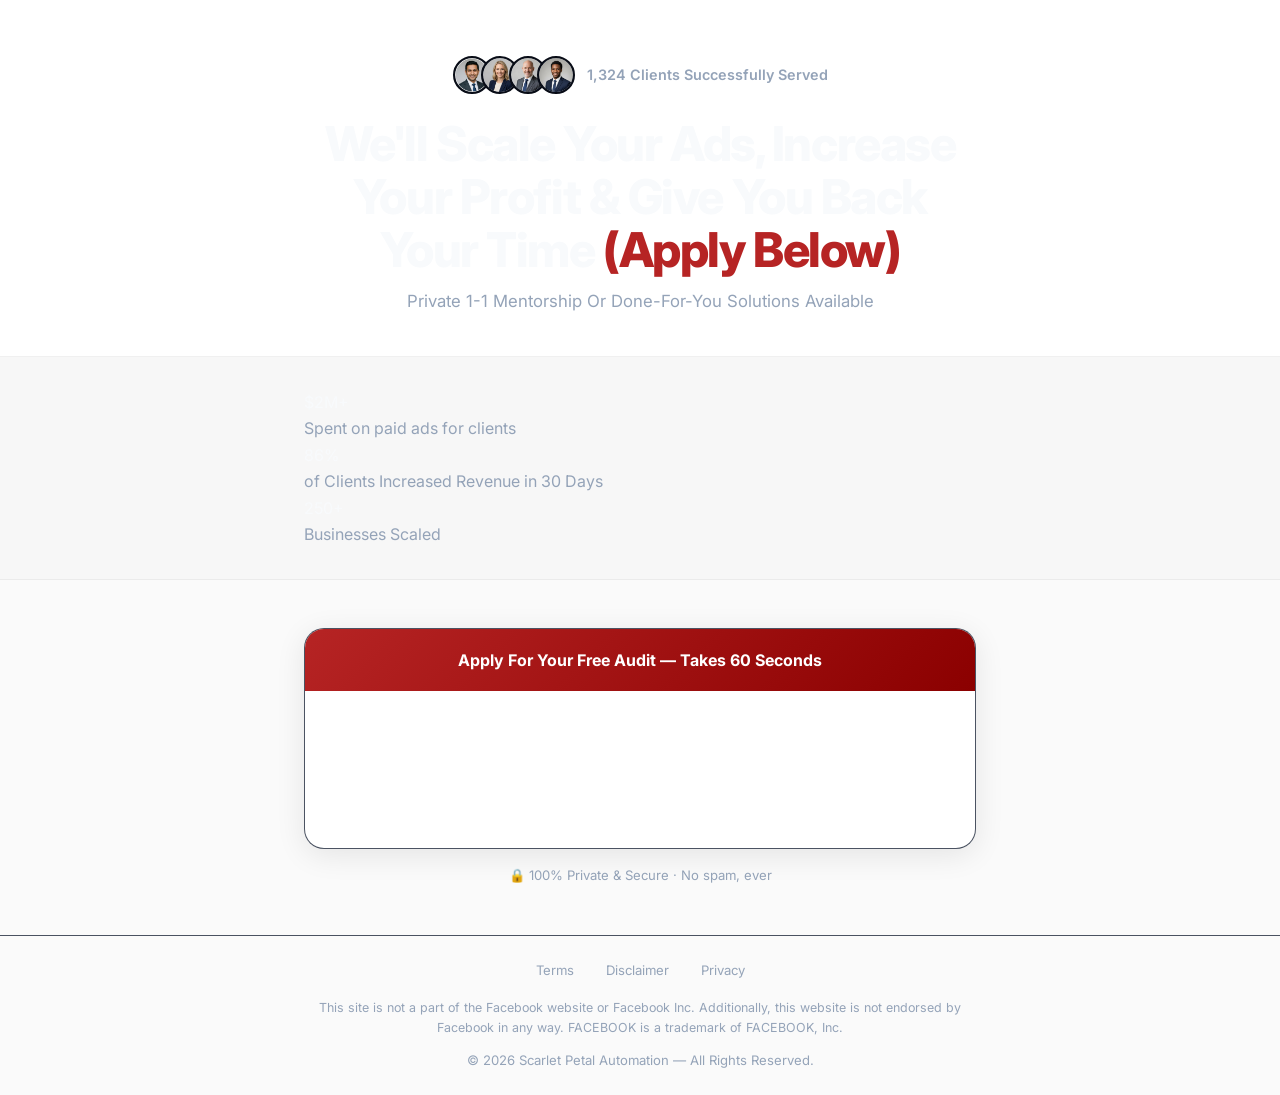
<file: fam-free-audit.html>
<!DOCTYPE html>
<html lang="en">
<head>
  <meta charset="UTF-8" />
  <meta name="viewport" content="width=device-width, initial-scale=1.0" />

  <!-- ── SEO ── -->
  <title>Free Meta Ad Audit — Scale Your Business with AI-Powered Ads | Scarlet Petal Automation</title>
  <meta name="description" content="We'll scale your ads, increase your profit, and give you back your time. Apply for your free 1-on-1 Meta Ad Audit with Scarlet Petal Automation today." />
  <meta name="robots" content="index, follow" />
  <link rel="canonical" href="https://scarletpetalautomation.com/free-audit" />

  <!-- ── Open Graph ── -->
  <meta property="og:type"        content="website" />
  <meta property="og:url"         content="https://scarletpetalautomation.com/free-audit" />
  <meta property="og:title"       content="Free Meta Ad Audit | Scarlet Petal Automation" />
  <meta property="og:description" content="Private 1-on-1 mentorship or done-for-you solutions. Apply below for your free audit." />
  <meta property="og:image"       content="https://scarletpetalautomation.com/og-image.png" />
  <meta property="og:site_name"   content="Scarlet Petal Automation" />

  <!-- ── Twitter Card ── -->
  <meta name="twitter:card"        content="summary_large_image" />
  <meta name="twitter:title"       content="Free Meta Ad Audit | Scarlet Petal Automation" />
  <meta name="twitter:description" content="We'll scale your ads, increase your profit, and give you back your time." />

  <!-- ── Structured Data ── -->
  <script type="application/ld+json">
  {
    "@context": "https://schema.org",
    "@type": "Service",
    "name": "Free Meta Ad Audit — FAM Programme",
    "provider": {
      "@type": "Organization",
      "name": "Scarlet Petal Automation",
      "url": "https://scarletpetalautomation.com"
    },
    "description": "Private 1-on-1 mentorship or done-for-you Facebook & Instagram advertising solutions for business owners.",
    "offers": {
      "@type": "Offer",
      "price": "0",
      "priceCurrency": "USD"
    }
  }
  </script>

  <!-- ── Meta Pixel ── -->
  <script>
    !function(f,b,e,v,n,t,s){if(f.fbq)return;n=f.fbq=function(){n.callMethod?
    n.callMethod.apply(n,arguments):n.queue.push(arguments)};if(!f._fbq)f._fbq=n;
    n.push=n;n.loaded=!0;n.version='2.0';n.queue=[];t=b.createElement(e);t.async=!0;
    t.src=v;s=b.getElementsByTagName(e)[0];s.parentNode.insertBefore(t,s)}(window,
    document,'script','https://connect.facebook.net/en_US/fbevents.js');
    fbq('init', '4129749820595867');
    fbq('track', 'PageView');
  </script>
  <noscript>
    <img height="1" width="1" style="display:none" alt=""
      src="https://www.facebook.com/tr?id=4129749820595867&ev=PageView&noscript=1"/>
  </noscript>

  <link rel="stylesheet" href="shared.css?v=2" />
  <style>
    body { background: #FAFAFA; }

    .page-hero {
      background: #fff;
      border-bottom: 1px solid #F0F0F0;
      padding: 3.5rem 1.5rem 2.5rem;
      text-align: center;
    }

    .headline-main {
      font-size: clamp(2rem, 5vw, 3rem);
      color: var(--text-primary);
      margin-bottom: 0.5rem;
    }

    .headline-apply {
      color: var(--scarlet);
    }

    .sub-headline {
      font-size: 1.05rem;
      color: var(--text-secondary);
      margin: 0.75rem auto 0;
      max-width: 560px;
    }

    .survey-wrapper {
      background: #fff;
      border-radius: var(--radius-lg);
      box-shadow: 0 6px 30px rgba(0,0,0,0.09);
      overflow: hidden;
    }

    .survey-header {
      background: linear-gradient(135deg, var(--scarlet) 0%, #8B0000 100%);
      color: #fff;
      padding: 1.1rem 1.75rem;
      font-family: var(--font-heading);
      font-weight: 700;
      font-size: 1rem;
      text-align: center;
    }

    .section-stats {
      background: #fff;
      border-top: 1px solid #F0F0F0;
      padding: 3rem 1.5rem;
    }
  </style>
</head>
<body>

<!-- ─────────────────────────────────────────
     HERO SECTION
───────────────────────────────────────── -->
<div class="page-hero fade-in-up">
  <div class="container--narrow">
    <!-- Social proof row -->
    <div class="social-proof-row" style="justify-content:center; margin-bottom:1.5rem;">
      <div class="avatar-stack">
        <div class="avatar avatar-photo"><img src="avatar-1.png" alt="Client" /></div>
        <div class="avatar avatar-photo"><img src="avatar-2.png" alt="Client" /></div>
        <div class="avatar avatar-photo"><img src="avatar-3.png" alt="Client" /></div>
        <div class="avatar avatar-photo"><img src="avatar-4.png" alt="Client" /></div>
      </div>
      <span class="social-proof-text">1,324 Clients Successfully Served</span>
    </div>

    <h1 class="headline-main">
      We'll Scale Your Ads, Increase Your Profit &amp; Give You Back Your Time
      <span class="headline-apply"> (Apply Below)</span>
    </h1>
    <p class="sub-headline">Private 1-1 Mentorship Or Done-For-You Solutions Available</p>
  </div>
</div>

<!-- ─────────────────────────────────────────
     STATS / SOCIAL PROOF STRIP
───────────────────────────────────────── -->
<section style="background:#F7F7F7; padding:2rem 1.5rem; border-bottom:1px solid #EBEBEB;" class="fade-in-up delay-1">
  <div class="container--narrow">
    <div class="stats-grid">
      <div class="stat-box">
        <span class="stat-number">$2M+</span>
        <p class="stat-label">Spent on paid ads for clients</p>
      </div>
      <div class="stat-box">
        <span class="stat-number">86%</span>
        <p class="stat-label">of Clients Increased Revenue in 30 Days</p>
      </div>
      <div class="stat-box">
        <span class="stat-number">250+</span>
        <p class="stat-label">Businesses Scaled</p>
      </div>
    </div>
  </div>
</section>

<!-- ─────────────────────────────────────────
     SURVEY / APPLICATION FORM
───────────────────────────────────────── -->
<section style="padding:3rem 1.5rem; background:#FAFAFA;" class="fade-in-up delay-2">
  <div class="container--narrow">
    <div class="survey-wrapper">
      <div class="survey-header">
        Apply For Your Free Audit — Takes 60 Seconds
      </div>
      <!-- GHL Survey Embed: script must load BEFORE iframe to preserve theme on refresh -->
      <div>
        <script src="https://login.scarletpetalautomation.com/js/form_embed.js"></script>
        <iframe src="https://login.scarletpetalautomation.com/widget/survey/M9SIswCXubkQfOonkhGS" style="border:none;width:100%;" scrolling="no" id="M9SIswCXubkQfOonkhGS" title="survey"></iframe>
      </div>
    </div>

    <p style="text-align:center; font-size:0.82rem; color:var(--text-muted); margin-top:1rem;">
      🔒 100% Private &amp; Secure · No spam, ever
    </p>
  </div>
</section>

<!-- ─────────────────────────────────────────
     FOOTER
───────────────────────────────────────── -->
<footer class="main-footer">
  <ul class="footer-links">
    <li><a href="terms.html">Terms</a></li>
    <li><a href="disclaimer.html">Disclaimer</a></li>
    <li><a href="privacy.html">Privacy</a></li>
  </ul>
  <p class="footer-disclaimer">
    This site is not a part of the Facebook website or Facebook Inc. Additionally, this website
    is not endorsed by Facebook in any way. FACEBOOK is a trademark of FACEBOOK, Inc.
  </p>
  <p style="margin-top:0.75rem; color:var(--text-muted);">
    © <span id="year"></span> Scarlet Petal Automation — All Rights Reserved.
  </p>
</footer>

<script>
  document.getElementById('year').textContent = new Date().getFullYear();

  /* Survey routing — same logic as index.html */
  window.addEventListener('message', function(event) {
    if (!event.origin.includes('scarletpetalautomation.com')) return;
    var data = event.data;
    if (!data) return;
    try { if (typeof data === 'string') data = JSON.parse(data); } catch(e) { return; }
    if (data.type === 'form_submitted' || data.event === 'form_submitted') {
      var fields = data.fields || data.formData || data.answers || {};
      var keys = Object.keys(fields);
      var isLow = false;
      for (var i = 0; i < keys.length; i++) {
        var val = String(fields[keys[i]] || '').toLowerCase();
        if (val.includes('0-5') || val.includes('$0') || val.includes('0 -') ||
            val.includes('below 5') || val.includes('less than 5') ||
            val.includes('0–5') || val.includes('0 to 5')) {
          isLow = true; break;
        }
      }
      window.location.href = isLow ? 'triage-schedule.html' : 'fam-schedule.html';
    }
  });
</script>

</body>
</html>
</file>
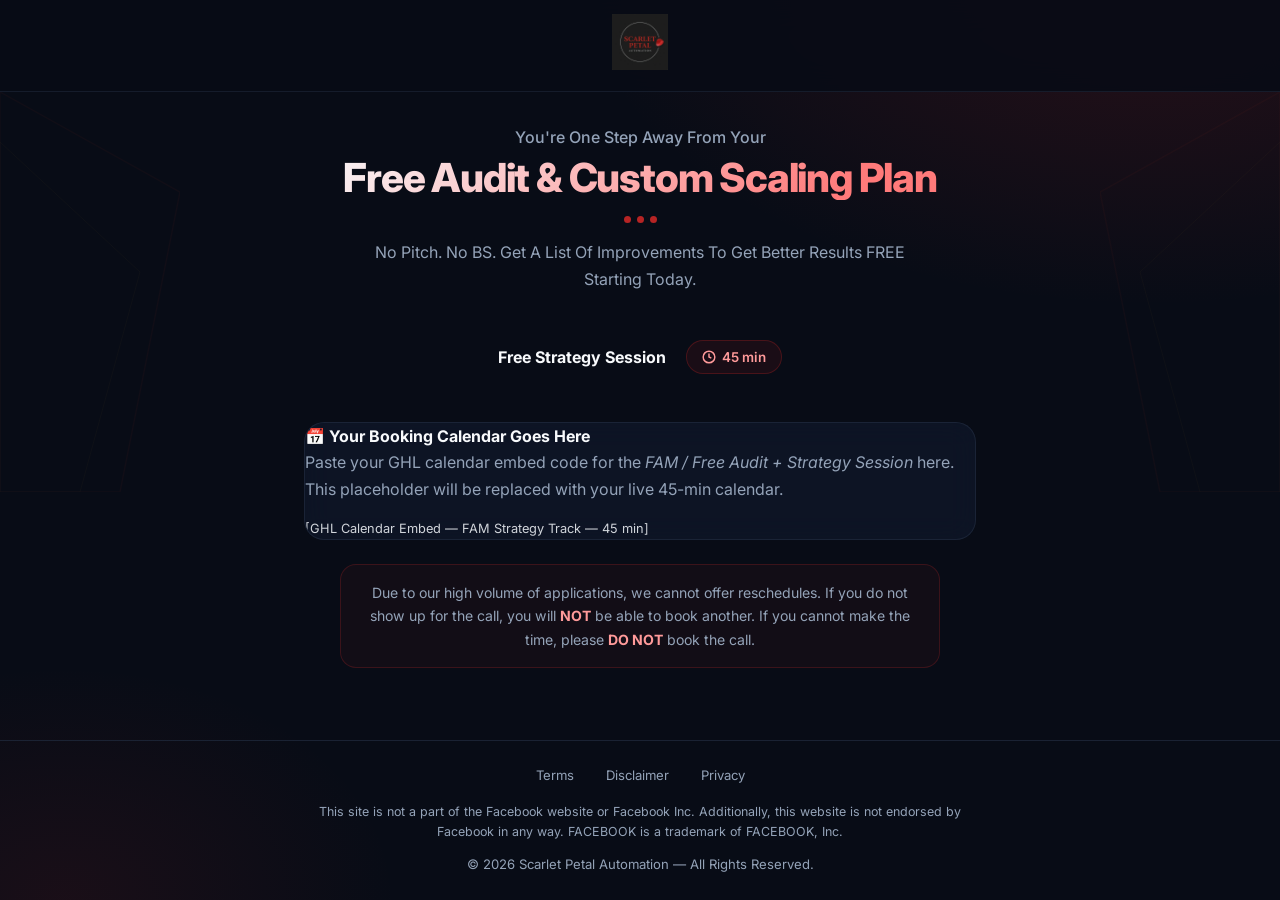
<file: fam-schedule.html>
<!DOCTYPE html>
<html lang="en">
<head>
  <meta charset="UTF-8" />
  <meta name="viewport" content="width=device-width, initial-scale=1.0" />

  <!-- ── SEO ── -->
  <title>Book Your Free Meta Ad Strategy Session | Scarlet Petal Automation</title>
  <meta name="description" content="You're one step away from your free Meta Ad audit and custom scaling plan. Book your 45-minute strategy session with the Scarlet Petal Automation team today." />
  <meta name="robots" content="noindex, nofollow" />
  <link rel="canonical" href="https://scarletpetalautomation.com/fam-schedule" />

  <!-- ── Open Graph ── -->
  <meta property="og:type"        content="website" />
  <meta property="og:url"         content="https://scarletpetalautomation.com/fam-schedule" />
  <meta property="og:title"       content="Book Your Free Strategy Session | Scarlet Petal Automation" />
  <meta property="og:description" content="Schedule your free 45-minute Meta Ad audit and custom scaling plan call." />
  <meta property="og:image"       content="https://scarletpetalautomation.com/og-image.png" />

  <!-- ── Meta Pixel — fires 'Schedule' event ── -->
  <script>
    !function(f,b,e,v,n,t,s){if(f.fbq)return;n=f.fbq=function(){n.callMethod?
    n.callMethod.apply(n,arguments):n.queue.push(arguments)};if(!f._fbq)f._fbq=n;
    n.push=n;n.loaded=!0;n.version='2.0';n.queue=[];t=b.createElement(e);t.async=!0;
    t.src=v;s=b.getElementsByTagName(e)[0];s.parentNode.insertBefore(t,s)}(window,
    document,'script','https://connect.facebook.net/en_US/fbevents.js');
    fbq('init', '4129749820595867');
    fbq('track', 'PageView');
    fbq('track', 'Schedule');
  </script>
  <noscript>
    <img height="1" width="1" style="display:none" alt=""
      src="https://www.facebook.com/tr?id=4129749820595867&ev=Schedule&noscript=1"/>
  </noscript>

  <link rel="stylesheet" href="shared.css?v=4" />
  <style>
    /* ── Schedule page dark overrides ── */
    .schedule-hero {
      padding: 2rem 1.5rem 1.5rem;
      text-align: center;
      position: relative;
    }

    .geo-svg {
      position: absolute;
      top: 0;
      opacity: 0.08;
      pointer-events: none;
    }
    .geo-svg.left  { left: 0; }
    .geo-svg.right { right: 0; transform: scaleX(-1); }

    .headline-top {
      font-size: 1rem;
      color: var(--sp-muted);
      font-weight: 500;
      margin-bottom: 0.4rem;
    }

    .headline-accent-block {
      font-size: clamp(1.6rem, 4vw, 2.5rem);
      font-weight: 800;
      letter-spacing: -0.03em;
      line-height: 1.1;
      background: linear-gradient(135deg, #F8FAFC 0%, #ff7a7a 80%);
      -webkit-background-clip: text;
      -webkit-text-fill-color: transparent;
      background-clip: text;
    }

    .sub-copy {
      font-size: 1rem;
      color: var(--sp-muted);
      max-width: 540px;
      margin: 0.75rem auto 0;
    }

    .dot-divider-row {
      display: flex;
      justify-content: center;
      gap: 6px;
      margin: 1rem 0;
    }
    .dot-divider-row span {
      width: 7px;
      height: 7px;
      border-radius: 50%;
      background: var(--sp-red);
      display: block;
    }

    .schedule-meta {
      display: inline-flex;
      align-items: center;
      gap: 1.25rem;
      flex-wrap: wrap;
      justify-content: center;
      margin-bottom: 1.25rem;
    }
    .schedule-meta-label {
      font-size: 1rem;
      font-weight: 700;
      color: var(--sp-white);
    }
  </style>
</head>
<body>

<!-- Exit Intent Popup -->
<div class="modal-overlay" id="exitModal" role="dialog" aria-modal="true" aria-label="Exit intent offer">
  <div class="modal-box">
    <button class="modal-close" id="closeExitModal" aria-label="Close">&times;</button>
    <div style="font-size:2rem; margin-bottom:0.75rem;">⚠️</div>
    <h3 style="font-family:var(--font-heading); font-size:1.3rem; color:var(--scarlet); margin-bottom:0.5rem;">
      WARNING: SPOTS ARE EXTREMELY LIMITED!
    </h3>
    <h4 style="font-size:1.1rem; margin-bottom:0.75rem; color:var(--text-primary);">
      Claim Your Free Personalised Audit!
    </h4>
    <p style="font-size:0.9rem; color:var(--text-secondary); margin-bottom:1.25rem;">
      Can't find a time that works? Email
      <a href="mailto:admin@scarletpetalautomation.com">admin@scarletpetalautomation.com</a>
      with some times, your timezone, and we'll do our best to accommodate you.
    </p>
    <a href="#ghl-calendar-fam" class="btn btn-primary" id="stayBtn" style="width:100%;">
      Book My Free Audit Now →
    </a>
  </div>
</div>

<!-- ─────────────────────────────────────────
     HEADER / NAV
───────────────────────────────────────── -->
<header style="background:rgba(8,12,22,0.9); backdrop-filter:blur(16px); -webkit-backdrop-filter:blur(16px); border-bottom:1px solid rgba(30,41,59,0.6); padding:0.85rem 1.5rem; text-align:center;">
  <a href="index.html" style="display:inline-block;">
    <img src="spa-logo.png" alt="Scarlet Petal Automation" style="height:56px; width:auto; display:block; margin:0 auto;" />
  </a>
</header>

<!-- ─────────────────────────────────────────
     HERO / HEADLINE
───────────────────────────────────────── -->
<section class="schedule-hero fade-in-up">
  <svg class="geo-svg left" width="180" height="400" viewBox="0 0 180 400" fill="none" xmlns="http://www.w3.org/2000/svg">
    <polygon points="0,0 180,100 120,400 0,400" stroke="#C0392B" stroke-width="1.5" fill="none" opacity="0.6"/>
    <polygon points="0,50 140,180 80,400 0,400" stroke="#D4AF37" stroke-width="1" fill="none" opacity="0.4"/>
  </svg>
  <svg class="geo-svg right" width="180" height="400" viewBox="0 0 180 400" fill="none" xmlns="http://www.w3.org/2000/svg">
    <polygon points="0,0 180,100 120,400 0,400" stroke="#C0392B" stroke-width="1.5" fill="none" opacity="0.6"/>
    <polygon points="0,50 140,180 80,400 0,400" stroke="#D4AF37" stroke-width="1" fill="none" opacity="0.4"/>
  </svg>

  <div class="container--narrow">
    <p class="headline-top">You're One Step Away From Your</p>
    <h1 class="headline-accent-block">Free Audit &amp; Custom Scaling Plan</h1>
    <div class="dot-divider-row">
      <span></span><span></span><span></span>
    </div>
    <p class="sub-copy">
      No Pitch. No BS. Get A List Of Improvements To Get Better Results FREE Starting Today.
    </p>
  </div>
</section>

<!-- ─────────────────────────────────────────
     SCHEDULING SECTION
───────────────────────────────────────── -->
<section style="padding:1.5rem 1.5rem 2.5rem;" class="fade-in-up delay-1">
  <div class="container--narrow">
    <div style="text-align:center; margin-bottom:1.75rem;">
      <div class="schedule-meta">
        <span class="schedule-meta-label">Free Strategy Session</span>
        <span class="duration-tag">
          <svg width="14" height="14" viewBox="0 0 24 24" fill="none" stroke="currentColor" stroke-width="2.5"><circle cx="12" cy="12" r="10"/><polyline points="12 6 12 12 16 14"/></svg>
          45 min
        </span>
      </div>
    </div>

    <!-- ── GHL CALENDAR EMBED PLACEHOLDER ── -->
    <div class="card" id="ghl-calendar-fam" style="padding:0; overflow:hidden;">
      <div class="calendar-placeholder">
        <strong>📅 Your Booking Calendar Goes Here</strong>
        <p>Paste your GHL calendar embed code for the <em>FAM / Free Audit + Strategy Session</em> here.<br/>
        This placeholder will be replaced with your live 45-min calendar.</p>
        <p style="margin-top:1rem; font-size:0.8rem; color:#D1D5DB;">
          [GHL Calendar Embed — FAM Strategy Track — 45 min]
        </p>
      </div>
    </div>

    <div class="warning-box mt-2">
      Due to our high volume of applications, we cannot offer reschedules.
      If you do not show up for the call, you will <strong>NOT</strong> be able to book another.
      If you cannot make the time, please <strong>DO NOT</strong> book the call.
    </div>
  </div>
</section>

<!-- ─────────────────────────────────────────
     FOOTER
───────────────────────────────────────── -->
<footer class="main-footer">
  <ul class="footer-links">
    <li><a href="terms.html">Terms</a></li>
    <li><a href="disclaimer.html">Disclaimer</a></li>
    <li><a href="privacy.html">Privacy</a></li>
  </ul>
  <p class="footer-disclaimer">
    This site is not a part of the Facebook website or Facebook Inc. Additionally, this website
    is not endorsed by Facebook in any way. FACEBOOK is a trademark of FACEBOOK, Inc.
  </p>
  <p style="margin-top:0.75rem; color:var(--text-muted);">
    © <span id="year"></span> Scarlet Petal Automation — All Rights Reserved.
  </p>
</footer>

<script>
  document.getElementById('year').textContent = new Date().getFullYear();

  /* ── Exit intent popup ── */
  var exitShown = false;
  document.addEventListener('mouseleave', function(e) {
    if (e.clientY <= 0 && !exitShown) {
      exitShown = true;
      document.getElementById('exitModal').classList.add('is-open');
    }
  });

  document.getElementById('closeExitModal').addEventListener('click', function() {
    document.getElementById('exitModal').classList.remove('is-open');
  });

  document.getElementById('stayBtn').addEventListener('click', function() {
    document.getElementById('exitModal').classList.remove('is-open');
  });

  document.getElementById('exitModal').addEventListener('click', function(e) {
    if (e.target === this) this.classList.remove('is-open');
  });
</script>

</body>
</html>
</file>
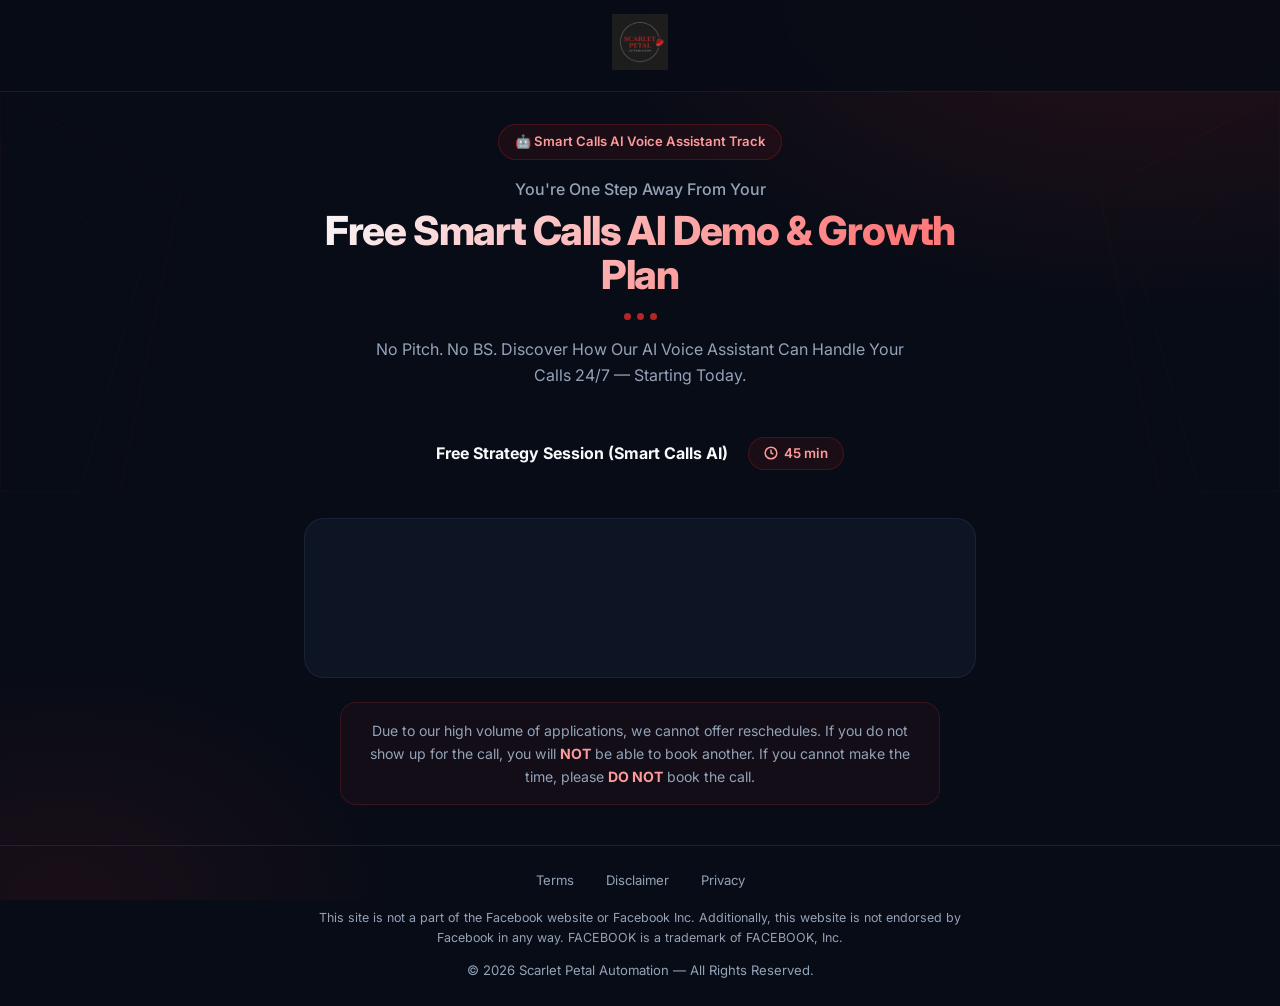
<file: triage-schedule.html>
<!DOCTYPE html>
<html lang="en">
<head>
  <meta charset="UTF-8" />
  <meta name="viewport" content="width=device-width, initial-scale=1.0" />

  <!-- ── SEO ── -->
  <title>Schedule Your Free Smart Calls Voice AI Demo | Scarlet Petal Automation</title>
  <meta name="description" content="You've been matched to our Smart Calls AI Voice Assistant track. Book your free 30-minute consultation and discover how AI can handle your calls 24/7." />
  <meta name="robots" content="noindex, nofollow" />
  <link rel="canonical" href="https://scarletpetalautomation.com/triage-schedule" />

  <!-- ── Open Graph ── -->
  <meta property="og:type"        content="website" />
  <meta property="og:url"         content="https://scarletpetalautomation.com/triage-schedule" />
  <meta property="og:title"       content="Schedule Your Free Smart Calls AI Demo | Scarlet Petal Automation" />
  <meta property="og:description" content="Book your 30-minute free Smart Calls Voice AI consultation call." />
  <meta property="og:image"       content="https://scarletpetalautomation.com/og-image.png" />

  <!-- ── Meta Pixel — fires 'Contact' event (Triage track) ── -->
  <script>
    !function(f,b,e,v,n,t,s){if(f.fbq)return;n=f.fbq=function(){n.callMethod?
    n.callMethod.apply(n,arguments):n.queue.push(arguments)};if(!f._fbq)f._fbq=n;
    n.push=n;n.loaded=!0;n.version='2.0';n.queue=[];t=b.createElement(e);t.async=!0;
    t.src=v;s=b.getElementsByTagName(e)[0];s.parentNode.insertBefore(t,s)}(window,
    document,'script','https://connect.facebook.net/en_US/fbevents.js');
    fbq('init', '4129749820595867');
    fbq('track', 'PageView');
    fbq('track', 'Contact');
  </script>
  <noscript>
    <img height="1" width="1" style="display:none" alt=""
      src="https://www.facebook.com/tr?id=4129749820595867&ev=Contact&noscript=1"/>
  </noscript>

  <link rel="stylesheet" href="shared.css?v=4" />
  <style>
    /* ── Schedule page dark overrides ── */
    .schedule-hero {
      padding: 2rem 1.5rem 1.5rem;
      text-align: center;
      position: relative;
    }

    .geo-svg {
      position: absolute;
      top: 0;
      opacity: 0.08;
      pointer-events: none;
    }
    .geo-svg.left  { left: 0; }
    .geo-svg.right { right: 0; transform: scaleX(-1); }

    .headline-top {
      font-size: 1rem;
      color: var(--sp-muted);
      font-weight: 500;
      margin-bottom: 0.4rem;
    }

    .headline-accent-block {
      font-size: clamp(1.6rem, 4vw, 2.5rem);
      font-weight: 800;
      letter-spacing: -0.03em;
      line-height: 1.1;
      background: linear-gradient(135deg, #F8FAFC 0%, #ff7a7a 80%);
      -webkit-background-clip: text;
      -webkit-text-fill-color: transparent;
      background-clip: text;
    }

    .sub-copy {
      font-size: 1rem;
      color: var(--sp-muted);
      max-width: 540px;
      margin: 0.75rem auto 0;
    }

    .dot-divider-row {
      display: flex;
      justify-content: center;
      gap: 6px;
      margin: 1rem 0;
    }
    .dot-divider-row span {
      width: 7px;
      height: 7px;
      border-radius: 50%;
      background: var(--sp-red);
      display: block;
    }

    .schedule-meta {
      display: inline-flex;
      align-items: center;
      gap: 1.25rem;
      flex-wrap: wrap;
      justify-content: center;
      margin-bottom: 1.25rem;
    }
    .schedule-meta-label {
      font-size: 1rem;
      font-weight: 700;
      color: var(--sp-white);
    }

    .smart-calls-badge {
      display: inline-flex;
      align-items: center;
      gap: 0.5rem;
      background: rgba(182,36,36,0.1);
      border: 1px solid rgba(182,36,36,0.3);
      border-radius: 9999px;
      padding: 0.4rem 1rem;
      font-size: 0.82rem;
      font-weight: 600;
      color: #ff9a9a;
      margin-bottom: 1rem;
    }
  </style>
</head>
<body>

<!-- Exit Intent Popup -->
<div class="modal-overlay" id="exitModal" role="dialog" aria-modal="true" aria-label="Exit intent offer">
  <div class="modal-box">
    <button class="modal-close" id="closeExitModal" aria-label="Close">&times;</button>
    <div style="font-size:2rem; margin-bottom:0.75rem;">⚠️</div>
    <h3 style="font-family:var(--font-heading); font-size:1.3rem; color:var(--scarlet); margin-bottom:0.5rem;">
      WARNING: SPOTS ARE EXTREMELY LIMITED!
    </h3>
    <h4 style="font-size:1.1rem; margin-bottom:0.75rem; color:var(--text-primary);">
      Claim Your Free Smart Calls AI Demo!
    </h4>
    <p style="font-size:0.9rem; color:var(--text-secondary); margin-bottom:1.25rem;">
      Can't find a time that works? Email
      <a href="mailto:admin@scarletpetalautomation.com">admin@scarletpetalautomation.com</a>
      with some times, your timezone, and we'll do our best to accommodate you.
    </p>
    <button class="btn btn-primary" id="stayBtn" style="width:100%;">
      Book My Free Demo Now →
    </button>
  </div>
</div>

<!-- ─────────────────────────────────────────
     HEADER / NAV
───────────────────────────────────────── -->
<header style="background:rgba(8,12,22,0.9); backdrop-filter:blur(16px); -webkit-backdrop-filter:blur(16px); border-bottom:1px solid rgba(30,41,59,0.6); padding:0.85rem 1.5rem; text-align:center;">
  <a href="index.html" style="display:inline-block;">
    <img src="spa-logo.png" alt="Scarlet Petal Automation" style="height:56px; width:auto; display:block; margin:0 auto;" />
  </a>
</header>

<!-- ─────────────────────────────────────────
     HERO / HEADLINE
───────────────────────────────────────── -->
<section class="schedule-hero fade-in-up">
  <!-- Geometric decorations -->
  <svg class="geo-svg left" width="180" height="400" viewBox="0 0 180 400" fill="none" xmlns="http://www.w3.org/2000/svg">
    <polygon points="0,0 180,100 120,400 0,400" stroke="#C0392B" stroke-width="1.5" fill="none" opacity="0.6"/>
    <polygon points="0,50 140,180 80,400 0,400" stroke="#D4AF37" stroke-width="1" fill="none" opacity="0.4"/>
  </svg>
  <svg class="geo-svg right" width="180" height="400" viewBox="0 0 180 400" fill="none" xmlns="http://www.w3.org/2000/svg">
    <polygon points="0,0 180,100 120,400 0,400" stroke="#C0392B" stroke-width="1.5" fill="none" opacity="0.6"/>
    <polygon points="0,50 140,180 80,400 0,400" stroke="#D4AF37" stroke-width="1" fill="none" opacity="0.4"/>
  </svg>

  <div class="container--narrow">
    <div class="smart-calls-badge">🤖 Smart Calls AI Voice Assistant Track</div>
    <p class="headline-top">You're One Step Away From Your</p>
    <h1 class="headline-accent-block">Free Smart Calls AI Demo &amp; Growth Plan</h1>
    <div class="dot-divider-row">
      <span></span><span></span><span></span>
    </div>
    <p class="sub-copy">
      No Pitch. No BS. Discover How Our AI Voice Assistant Can Handle Your Calls 24/7 — Starting Today.
    </p>
  </div>
</section>

<!-- ─────────────────────────────────────────
     SCHEDULING SECTION
───────────────────────────────────────── -->
<section style="padding:1.5rem 1.5rem 2.5rem;" class="fade-in-up delay-1">
  <div class="container--narrow">
    <div style="text-align:center; margin-bottom:1.75rem;">
      <div class="schedule-meta">
        <span class="schedule-meta-label">Free Strategy Session (Smart Calls AI)</span>
        <span class="duration-tag">
          <svg width="14" height="14" viewBox="0 0 24 24" fill="none" stroke="currentColor" stroke-width="2.5"><circle cx="12" cy="12" r="10"/><polyline points="12 6 12 12 16 14"/></svg>
          45 min
        </span>
      </div>
    </div>

    <!-- ── GHL CALENDAR EMBED — Triage Track ── -->
    <div class="card" style="padding:0; overflow:hidden;" id="ghl-calendar-triage">
      <script src="https://login.scarletpetalautomation.com/js/form_embed.js" type="text/javascript"></script>
      <iframe src="https://login.scarletpetalautomation.com/widget/booking/Y68HmZlhzxwUIcFaQ9TQ" style="width:100%;border:none;overflow:hidden;" scrolling="no" id="Y68HmZlhzxwUIcFaQ9TQ_1775682409063"></iframe>
    </div>

    <div class="warning-box mt-2">
      Due to our high volume of applications, we cannot offer reschedules.
      If you do not show up for the call, you will <strong>NOT</strong> be able to book another.
      If you cannot make the time, please <strong>DO NOT</strong> book the call.
    </div>
  </div>
</section>

<!-- ─────────────────────────────────────────
     FOOTER
───────────────────────────────────────── -->
<footer class="main-footer">
  <ul class="footer-links">
    <li><a href="terms.html">Terms</a></li>
    <li><a href="disclaimer.html">Disclaimer</a></li>
    <li><a href="privacy.html">Privacy</a></li>
  </ul>
  <p class="footer-disclaimer">
    This site is not a part of the Facebook website or Facebook Inc. Additionally, this website
    is not endorsed by Facebook in any way. FACEBOOK is a trademark of FACEBOOK, Inc.
  </p>
  <p style="margin-top:0.75rem; color:var(--text-muted);">
    © <span id="year"></span> Scarlet Petal Automation — All Rights Reserved.
  </p>
</footer>

<script>
  document.getElementById('year').textContent = new Date().getFullYear();

  /* ── Exit intent popup ── */
  var exitShown = false;
  document.addEventListener('mouseleave', function(e) {
    if (e.clientY <= 0 && !exitShown) {
      exitShown = true;
      document.getElementById('exitModal').classList.add('is-open');
    }
  });

  document.getElementById('closeExitModal').addEventListener('click', function() {
    document.getElementById('exitModal').classList.remove('is-open');
  });

  document.getElementById('stayBtn').addEventListener('click', function() {
    document.getElementById('exitModal').classList.remove('is-open');
    window.scrollTo({ top: 0, behavior: 'smooth' });
  });

  document.getElementById('exitModal').addEventListener('click', function(e) {
    if (e.target === this) this.classList.remove('is-open');
  });
</script>

</body>
</html>
</file>
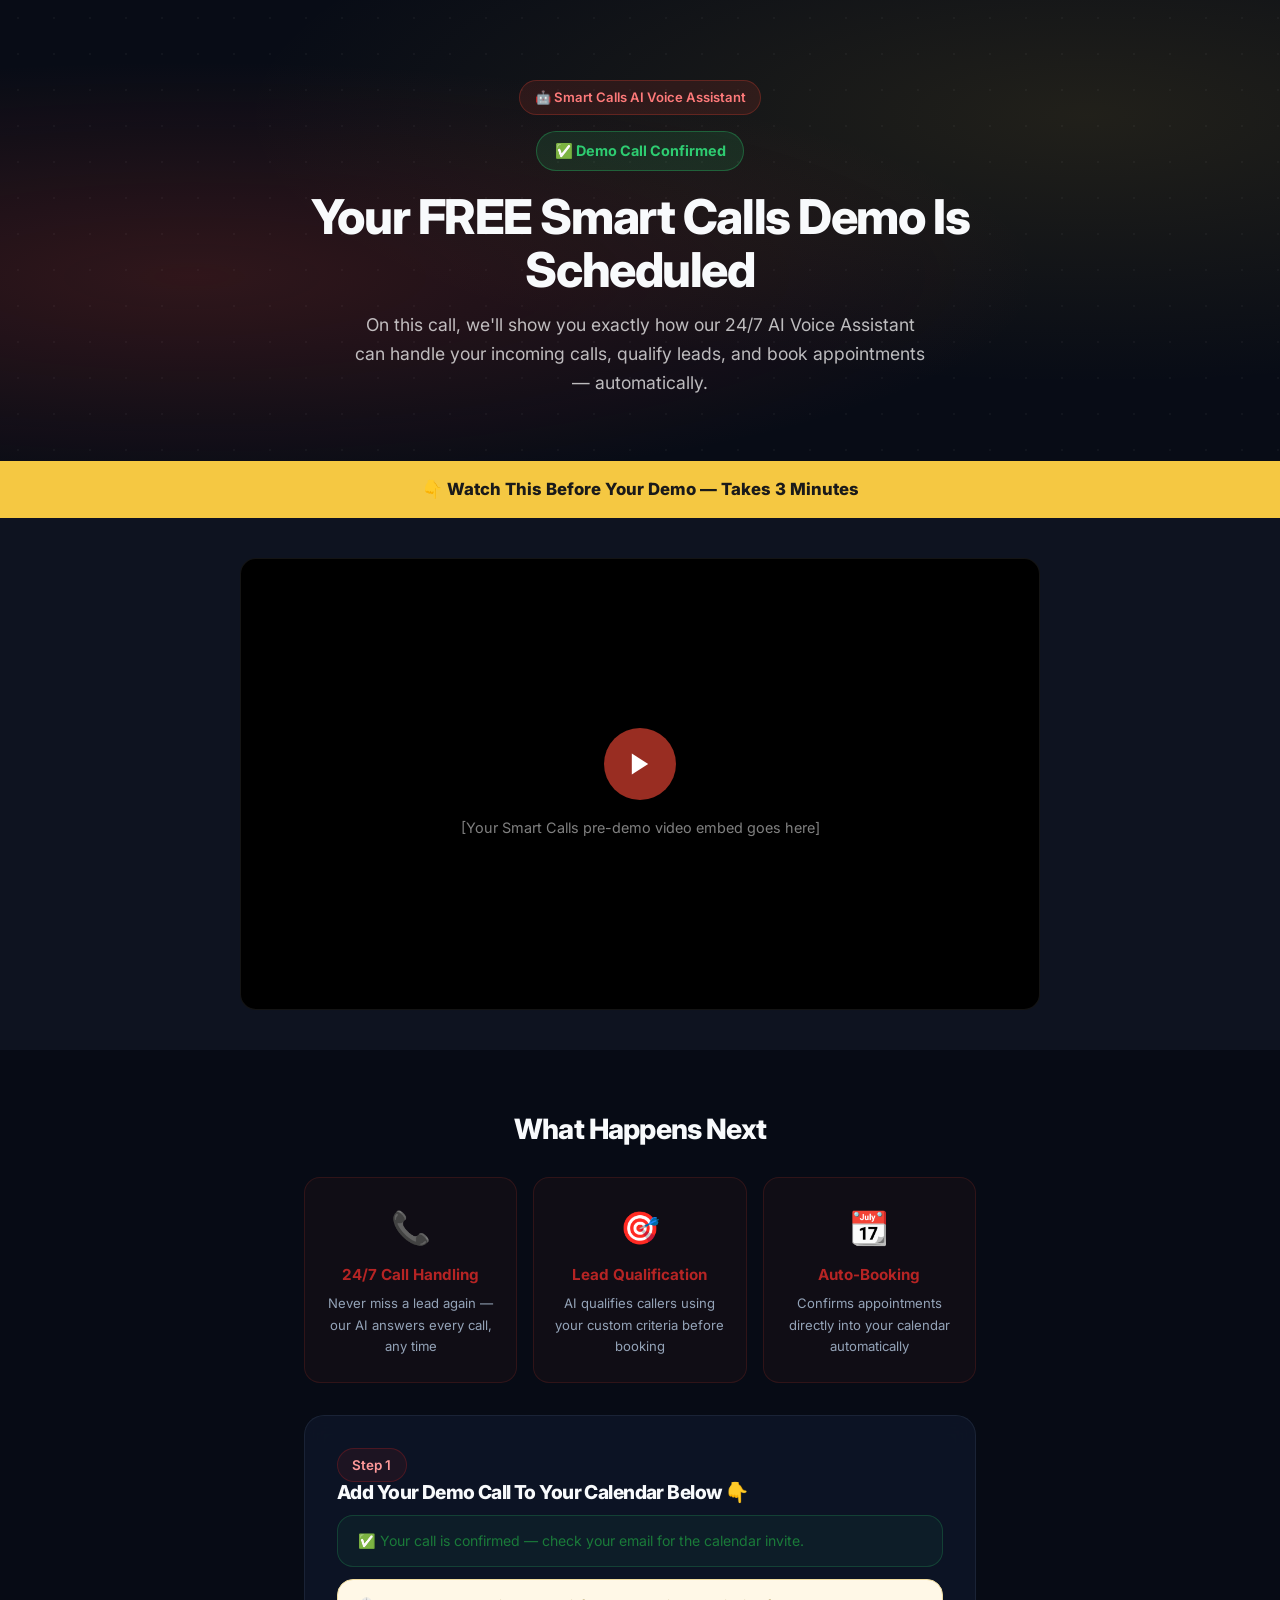
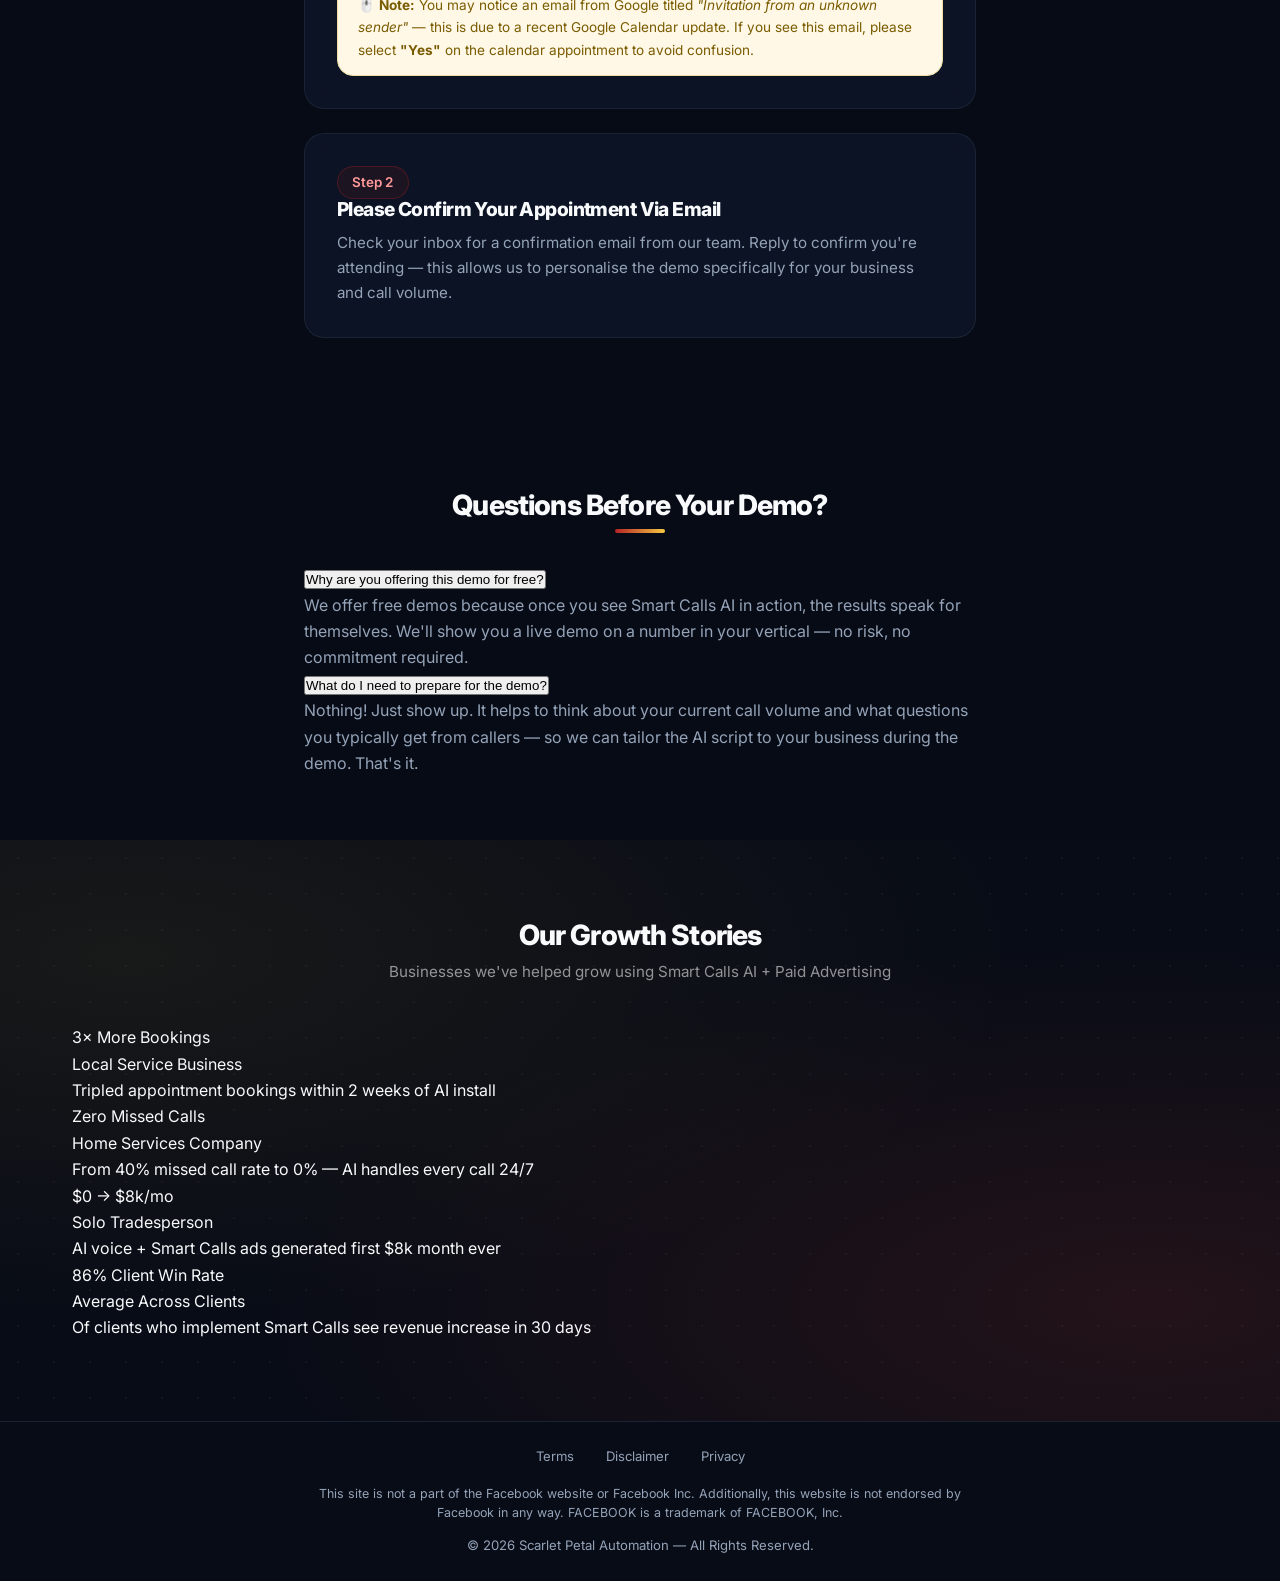
<file: triage-thank-you.html>
<!DOCTYPE html>
<html lang="en">
<head>
  <meta charset="UTF-8" />
  <meta name="viewport" content="width=device-width, initial-scale=1.0" />

  <!-- ── SEO ── -->
  <title>Your Smart Calls AI Demo Is Booked | Scarlet Petal Automation</title>
  <meta name="description" content="Your Smart Calls AI Voice Assistant demo call is confirmed. Watch the video below and prepare for your free consultation with Scarlet Petal Automation." />
  <meta name="robots" content="noindex, nofollow" />
  <link rel="canonical" href="https://scarletpetalautomation.com/triage-thank-you" />

  <!-- ── Open Graph ── -->
  <meta property="og:type"        content="website" />
  <meta property="og:url"         content="https://scarletpetalautomation.com/triage-thank-you" />
  <meta property="og:title"       content="Smart Calls AI Demo Confirmed | Scarlet Petal Automation" />
  <meta property="og:description" content="Your Smart Calls AI Voice Assistant demo is booked. Here's what to do next." />
  <meta property="og:image"       content="https://scarletpetalautomation.com/og-image.png" />

  <!-- ── Meta Pixel — fires 'Lead' event (triage demo booked confirmation) ── -->
  <script>
    !function(f,b,e,v,n,t,s){if(f.fbq)return;n=f.fbq=function(){n.callMethod?
    n.callMethod.apply(n,arguments):n.queue.push(arguments)};if(!f._fbq)f._fbq=n;
    n.push=n;n.loaded=!0;n.version='2.0';n.queue=[];t=b.createElement(e);t.async=!0;
    t.src=v;s=b.getElementsByTagName(e)[0];s.parentNode.insertBefore(t,s)}(window,
    document,'script','https://connect.facebook.net/en_US/fbevents.js');
    fbq('init', '4129749820595867');
    fbq('track', 'PageView');
    fbq('track', 'Lead');
  </script>
  <noscript>
    <img height="1" width="1" style="display:none" alt=""
      src="https://www.facebook.com/tr?id=4129749820595867&ev=Lead&noscript=1"/>
  </noscript>

  <link rel="stylesheet" href="shared.css?v=4" />
  <style>
    body { background: var(--bg-darkest); color: var(--text-white); }

    .confirm-hero {
      background: var(--bg-darkest);
      position: relative;
      overflow: hidden;
      padding: 5rem 1.5rem 4rem;
      text-align: center;
    }

    .confirm-hero::before {
      content: '';
      position: absolute;
      inset: 0;
      background:
        radial-gradient(ellipse at 15% 60%, rgba(192,57,43,0.22) 0%, transparent 55%),
        radial-gradient(ellipse at 85% 25%, rgba(212,175,55,0.12) 0%, transparent 55%);
      pointer-events: none;
    }

    .mesh-bg {
      position: absolute;
      inset: 0;
      background-image: radial-gradient(circle, rgba(255,255,255,0.035) 1px, transparent 1px);
      background-size: 36px 36px;
      pointer-events: none;
      animation: meshDrift 25s linear infinite;
    }

    @keyframes meshDrift {
      0%   { background-position: 0 0; }
      100% { background-position: 36px 36px; }
    }

    .confirm-headline {
      font-size: clamp(2rem, 5vw, 3rem);
      color: var(--text-white);
      position: relative;
      z-index: 1;
    }

    .confirm-sub {
      font-size: 1.1rem;
      color: rgba(255,255,255,0.72);
      max-width: 580px;
      margin: 0.85rem auto 0;
      position: relative;
      z-index: 1;
    }

    .confirmed-badge {
      display: inline-flex;
      align-items: center;
      gap: 0.5rem;
      background: rgba(39,174,96,0.15);
      border: 1px solid rgba(39,174,96,0.4);
      color: #2ECC71;
      border-radius: var(--radius-pill);
      padding: 0.45rem 1.1rem;
      font-size: 0.9rem;
      font-weight: 700;
      margin-bottom: 1.25rem;
      position: relative;
      z-index: 1;
    }

    .ai-badge {
      display: inline-flex;
      align-items: center;
      gap: 0.5rem;
      background: rgba(192,57,43,0.15);
      border: 1px solid rgba(192,57,43,0.35);
      color: var(--rose);
      border-radius: var(--radius-pill);
      padding: 0.35rem 0.9rem;
      font-size: 0.82rem;
      font-weight: 600;
      margin-bottom: 1rem;
      position: relative;
      z-index: 1;
    }

    .video-section { background: var(--bg-dark); padding: 0; }
    .video-bar {
      background: var(--gold);
      color: #1A1A1A;
      text-align: center;
      padding: 0.9rem 1.5rem;
      font-family: var(--font-heading);
      font-weight: 800;
      font-size: 1.05rem;
    }

    .info-section {
      background: rgba(8,12,22,0.95);
      padding: 4rem 1.5rem;
    }

    .step-block {
      background: rgba(15,23,42,0.75);
      backdrop-filter: blur(12px);
      -webkit-backdrop-filter: blur(12px);
      border: 1px solid rgba(30,41,59,0.8);
      border-radius: var(--sp-r, 1.25rem);
      padding: 2rem;
      margin-bottom: 1.5rem;
    }

    .step-block h3 {
      font-size: 1.2rem;
      color: var(--sp-white);
      margin-bottom: 0.6rem;
    }

    .step-block p { font-size: 0.95rem; color: var(--sp-muted); }

    .confirmed-note {
      background: rgba(39,174,96,0.07);
      border: 1px solid rgba(39,174,96,0.25);
      border-radius: var(--radius-md);
      padding: 0.85rem 1.25rem;
      font-size: 0.88rem;
      color: #1A7A3A;
      margin-top: 0.75rem;
    }

    .google-note {
      background: #FFF8E7;
      border: 1px solid #F0DCA0;
      border-radius: var(--radius-md);
      padding: 0.85rem 1.25rem;
      font-size: 0.85rem;
      color: #7A5C00;
      margin-top: 0.75rem;
    }

    .stories-section {
      background: var(--bg-darkest);
      padding: 5rem 1.5rem;
      position: relative;
      overflow: hidden;
    }

    .stories-section::before {
      content: '';
      position: absolute;
      inset: 0;
      background:
        radial-gradient(ellipse at 90% 80%, rgba(192,57,43,0.15) 0%, transparent 55%),
        radial-gradient(ellipse at 10% 20%, rgba(212,175,55,0.08) 0%, transparent 55%);
      pointer-events: none;
    }

    .faq-section { background: rgba(8,12,22,0.97); padding: 4rem 1.5rem; }
    .faq-divider {
      width: 50px;
      height: 4px;
      background: linear-gradient(90deg, var(--scarlet), var(--gold));
      border-radius: var(--radius-pill);
      margin: 0 auto 2rem;
    }

    /* AI feature highlights */
    .ai-feature-grid {
      display: grid;
      grid-template-columns: repeat(3, 1fr);
      gap: 1rem;
      margin: 2rem 0;
    }

    .ai-feature-card {
      background: rgba(192,57,43,0.05);
      border: 1px solid rgba(192,57,43,0.18);
      border-radius: var(--radius-md);
      padding: 1.5rem 1rem;
      text-align: center;
    }

    .ai-feature-icon {
      font-size: 2rem;
      margin-bottom: 0.5rem;
      display: block;
    }

    .ai-feature-title {
      font-family: var(--font-heading);
      font-size: 0.95rem;
      font-weight: 700;
      color: var(--scarlet);
      margin-bottom: 0.35rem;
    }

    .ai-feature-desc {
      font-size: 0.82rem;
      color: var(--text-secondary);
    }

    @media (max-width: 600px) {
      .ai-feature-grid { grid-template-columns: 1fr; }
    }
  </style>
</head>
<body>

<!-- ─────────────────────────────────────────
     CONFIRMATION HERO
───────────────────────────────────────── -->
<section class="confirm-hero fade-in-up">
  <div class="mesh-bg"></div>
  <div class="container--narrow" style="position:relative; z-index:1;">
    <div class="ai-badge">🤖 Smart Calls AI Voice Assistant</div>
    <br/>
    <div class="confirmed-badge">✅ Demo Call Confirmed</div>
    <h1 class="confirm-headline">Your FREE Smart Calls Demo Is Scheduled</h1>
    <p class="confirm-sub">
      On this call, we'll show you exactly how our 24/7 AI Voice Assistant can handle your
      incoming calls, qualify leads, and book appointments — automatically.
    </p>
  </div>
</section>

<!-- ─────────────────────────────────────────
     VIDEO SECTION
───────────────────────────────────────── -->
<section class="video-section fade-in-up delay-1">
  <div class="video-bar">👇 Watch This Before Your Demo — Takes 3 Minutes</div>
  <div class="container" style="padding:2.5rem 1.5rem; background:var(--bg-dark);">
    <div style="max-width:800px; margin:0 auto;">
      <div style="position:relative; padding-bottom:56.25%; background:#000; border-radius:var(--radius-md); overflow:hidden; border:1px solid rgba(255,255,255,0.08);">
        <div style="position:absolute; inset:0; display:flex; flex-direction:column; align-items:center; justify-content:center; gap:1rem;">
          <div style="width:72px; height:72px; background:rgba(192,57,43,0.8); border-radius:50%; display:flex; align-items:center; justify-content:center;">
            <svg width="28" height="28" viewBox="0 0 24 24" fill="#fff"><polygon points="5,3 19,12 5,21"/></svg>
          </div>
          <p style="color:rgba(255,255,255,0.5); font-size:0.9rem;">
            [Your Smart Calls pre-demo video embed goes here]
          </p>
        </div>
      </div>
    </div>
  </div>
</section>

<!-- ─────────────────────────────────────────
     NEXT STEPS / INFO
───────────────────────────────────────── -->
<section class="info-section fade-in-up delay-2">
  <div class="container--narrow">
    <h2 style="text-align:center; font-size:1.75rem; margin-bottom:2rem; color:var(--sp-white);">
      What Happens Next
    </h2>

    <!-- AI features preview -->
    <div class="ai-feature-grid">
      <div class="ai-feature-card">
        <span class="ai-feature-icon">📞</span>
        <div class="ai-feature-title">24/7 Call Handling</div>
        <p class="ai-feature-desc">Never miss a lead again — our AI answers every call, any time</p>
      </div>
      <div class="ai-feature-card">
        <span class="ai-feature-icon">🎯</span>
        <div class="ai-feature-title">Lead Qualification</div>
        <p class="ai-feature-desc">AI qualifies callers using your custom criteria before booking</p>
      </div>
      <div class="ai-feature-card">
        <span class="ai-feature-icon">📆</span>
        <div class="ai-feature-title">Auto-Booking</div>
        <p class="ai-feature-desc">Confirms appointments directly into your calendar automatically</p>
      </div>
    </div>

    <!-- Step 1 -->
    <div class="step-block mt-3">
      <span class="step-tag">Step 1</span>
      <h3>Add Your Demo Call To Your Calendar Below 👇</h3>
      <div class="confirmed-note">
        ✅ Your call is confirmed — check your email for the calendar invite.
      </div>
      <div class="google-note" style="margin-top:0.75rem;">
        🖱️ <strong>Note:</strong> You may notice an email from Google titled
        <em>"Invitation from an unknown sender"</em> — this is due to a recent Google Calendar
        update. If you see this email, please select <strong>"Yes"</strong> on the calendar
        appointment to avoid confusion.
      </div>
    </div>

    <!-- Step 2 -->
    <div class="step-block">
      <span class="step-tag">Step 2</span>
      <h3>Please Confirm Your Appointment Via Email</h3>
      <p>
        Check your inbox for a confirmation email from our team. Reply to confirm you're attending —
        this allows us to personalise the demo specifically for your business and call volume.
      </p>
    </div>
  </div>
</section>

<!-- ─────────────────────────────────────────
     FAQ SECTION
───────────────────────────────────────── -->
<section class="faq-section fade-in-up delay-3">
  <div class="container--narrow">
    <h2 style="text-align:center; font-size:1.75rem; margin-bottom:0.5rem; color:var(--sp-white);">
      Questions Before Your Demo?
    </h2>
    <div class="faq-divider"></div>

    <div id="faq-list">
      <div class="faq-item">
        <button class="faq-question" aria-expanded="false">
          Why are you offering this demo for free?
        </button>
        <div class="faq-answer">
          <p>
            We offer free demos because once you see Smart Calls AI in action, the results speak
            for themselves. We'll show you a live demo on a number in your vertical — no risk,
            no commitment required.
          </p>
        </div>
      </div>
      <div class="faq-item">
        <button class="faq-question" aria-expanded="false">
          What do I need to prepare for the demo?
        </button>
        <div class="faq-answer">
          <p>
            Nothing! Just show up. It helps to think about your current call volume and what
            questions you typically get from callers — so we can tailor the AI script to your
            business during the demo. That's it.
          </p>
        </div>
      </div>
    </div>
  </div>
</section>

<!-- ─────────────────────────────────────────
     GROWTH STORIES
───────────────────────────────────────── -->
<section class="stories-section fade-in-up delay-4">
  <div class="mesh-bg"></div>
  <div class="container" style="position:relative;z-index:1;">
    <h2 style="text-align:center; font-size:1.75rem; color:var(--text-white); margin-bottom:0.5rem;">
      Our Growth Stories
    </h2>
    <p style="text-align:center; color:rgba(255,255,255,0.55); font-size:0.95rem; margin-bottom:2.5rem;">
      Businesses we've helped grow using Smart Calls AI + Paid Advertising
    </p>

    <div class="testimonial-grid">
      <div class="testimonial-card">
        <div class="testimonial-roas">3× More Bookings</div>
        <div class="testimonial-name">Local Service Business</div>
        <div class="testimonial-detail">Tripled appointment bookings within 2 weeks of AI install</div>
      </div>
      <div class="testimonial-card">
        <div class="testimonial-roas">Zero Missed Calls</div>
        <div class="testimonial-name">Home Services Company</div>
        <div class="testimonial-detail">From 40% missed call rate to 0% — AI handles every call 24/7</div>
      </div>
      <div class="testimonial-card">
        <div class="testimonial-roas">$0 → $8k/mo</div>
        <div class="testimonial-name">Solo Tradesperson</div>
        <div class="testimonial-detail">AI voice + Smart Calls ads generated first $8k month ever</div>
      </div>
      <div class="testimonial-card">
        <div class="testimonial-roas">86% Client Win Rate</div>
        <div class="testimonial-name">Average Across Clients</div>
        <div class="testimonial-detail">Of clients who implement Smart Calls see revenue increase in 30 days</div>
      </div>
    </div>
  </div>
</section>

<!-- ─────────────────────────────────────────
     FOOTER
───────────────────────────────────────── -->
<footer class="main-footer">
  <ul class="footer-links">
    <li><a href="terms.html">Terms</a></li>
    <li><a href="disclaimer.html">Disclaimer</a></li>
    <li><a href="privacy.html">Privacy</a></li>
  </ul>
  <p class="footer-disclaimer">
    This site is not a part of the Facebook website or Facebook Inc. Additionally, this website
    is not endorsed by Facebook in any way. FACEBOOK is a trademark of FACEBOOK, Inc.
  </p>
  <p style="margin-top:0.75rem; color:var(--text-muted);">
    © <span id="year"></span> Scarlet Petal Automation — All Rights Reserved.
  </p>
</footer>

<script>
  document.getElementById('year').textContent = new Date().getFullYear();

  /* ── FAQ accordion ── */
  document.querySelectorAll('.faq-question').forEach(function(btn) {
    btn.addEventListener('click', function() {
      var item = this.closest('.faq-item');
      var isOpen = item.classList.contains('is-open');
      document.querySelectorAll('.faq-item.is-open').forEach(function(el) {
        el.classList.remove('is-open');
        el.querySelector('.faq-question').setAttribute('aria-expanded', 'false');
      });
      if (!isOpen) {
        item.classList.add('is-open');
        this.setAttribute('aria-expanded', 'true');
      }
    });
  });
</script>

</body>
</html>
</file>
<file: shared.css>
/* ============================================================
   SCARLET PETAL AUTOMATION — DTO Sales Funnel
   Design System — matches smartcall.scarletpetalautomation.com
   ============================================================ */
@import url('https://fonts.googleapis.com/css2?family=Inter:wght@400;500;700;800&display=swap');

/* ─── Design Tokens ─── */
:root {
  --sp-bg:        #080C16;
  --sp-bg-card:   rgba(15, 23, 42, 0.75);
  --sp-border:    rgba(30, 41, 59, 0.8);
  --sp-red:       #B62424;
  --sp-red-glow:  rgba(182, 36, 36, 0.4);
  --sp-white:     #F8FAFC;
  --sp-muted:     #94A3B8;
  --sp-blur:      blur(14px);
  --sp-ease:      cubic-bezier(0.4, 0, 0.2, 1);
  --sp-r:         1.25rem;
  --sp-gold:      #F5C842;

  /* Legacy aliases — keep any page that still references old vars working */
  --scarlet:      var(--sp-red);
  --rose:         #ff7a7a;
  --gold:         var(--sp-gold);
  --text-primary: var(--sp-white);
  --text-muted:   var(--sp-muted);
  --text-white:   var(--sp-white);
  --text-on-dark: var(--sp-white);
  --text-secondary: var(--sp-muted);
  --font-heading: 'Inter', system-ui, sans-serif;
  --font-body:    'Inter', system-ui, sans-serif;
  --radius-lg:    var(--sp-r);
  --radius-md:    1rem;
  --radius-pill:  9999px;
  --border-scarlet: rgba(182, 36, 36, 0.4);
  --shadow-button: 0 0 36px var(--sp-red-glow);
  --bg-darkest:   var(--sp-bg);
  --bg-dark:      #0E1320;
  --bg-card:      var(--sp-bg-card);
  --border-subtle: var(--sp-border);
  --scarlet-light: #ff7a7a;
}

/* ─── Reset & Base ─── */
*, *::before, *::after { box-sizing: border-box; margin: 0; padding: 0; }

html {
  font-size: 16px;
  background: var(--sp-bg);
  scroll-behavior: smooth;
}

body {
  font-family: 'Inter', system-ui, sans-serif;
  font-size: 16px;
  line-height: 1.65;
  color: var(--sp-white);
  background:
    radial-gradient(ellipse 70% 60% at 90% -5%, rgba(182,36,36,0.2) 0%, transparent 65%),
    radial-gradient(ellipse 40% 40% at 5% 100%, rgba(182,36,36,0.1) 0%, transparent 65%),
    var(--sp-bg);
  background-attachment: fixed;
  overflow-x: hidden;
  -webkit-font-smoothing: antialiased;
  min-height: 100vh;
  display: flex;
  flex-direction: column;
}

/* ─── Typography ─── */
h1, h2, h3, h4, h5, h6 {
  font-family: 'Inter', sans-serif;
  font-weight: 800;
  letter-spacing: -0.03em;
  line-height: 1.1;
  color: var(--sp-white);
}

p { color: var(--sp-muted); }

img { max-width: 100%; height: auto; display: block; }

a {
  color: var(--sp-red);
  text-decoration: none;
  transition: color 0.2s;
}
a:hover { color: #ff7a7a; text-decoration: none; }

/* ─── Layout ─── */
.page-wrapper {
  min-height: 100vh;
  display: flex;
  flex-direction: column;
}

.container {
  max-width: 1200px;
  margin: 0 auto;
  padding: 0 2rem;
  width: 100%;
}

.container--narrow {
  max-width: 720px;
  margin: 0 auto;
  padding: 0 1.5rem;
  width: 100%;
}

/* ─── Gradient Text ─── */
.gradient-text,
.sp-gradient {
  background: linear-gradient(135deg, #ff7a7a 0%, var(--sp-red) 60%);
  -webkit-background-clip: text;
  -webkit-text-fill-color: transparent;
  background-clip: text;
}

.gradient-text-light {
  background: linear-gradient(135deg, #F8FAFC 0%, #ff7a7a 80%);
  -webkit-background-clip: text;
  -webkit-text-fill-color: transparent;
  background-clip: text;
}

/* ─── Badge ─── */
.sp-badge,
.badge-urgency {
  display: inline-block;
  padding: 0.35rem 0.9rem;
  border-radius: 9999px;
  background: rgba(182,36,36,0.12);
  border: 1px solid rgba(182,36,36,0.4);
  font-size: 0.72rem;
  font-weight: 700;
  color: var(--sp-red);
  letter-spacing: 0.1em;
  text-transform: uppercase;
}

/* ─── Card ─── */
.sp-card,
.card-dark {
  background: var(--sp-bg-card);
  backdrop-filter: var(--sp-blur);
  -webkit-backdrop-filter: var(--sp-blur);
  border: 1px solid var(--sp-border);
  border-radius: var(--sp-r);
  padding: 1.75rem;
  transition:
    border-color 0.3s var(--sp-ease),
    transform 0.3s var(--sp-ease),
    box-shadow 0.3s var(--sp-ease);
}
.sp-card:hover,
.card-dark:hover {
  border-color: rgba(182,36,36,0.45);
  transform: translateY(-4px);
  box-shadow: 0 24px 48px rgba(0,0,0,0.45);
}

/* Card (light-alias, forced dark) */
.card {
  background: var(--sp-bg-card);
  backdrop-filter: var(--sp-blur);
  -webkit-backdrop-filter: var(--sp-blur);
  border: 1px solid var(--sp-border);
  border-radius: var(--sp-r);
  padding: 1.75rem;
}

/* ─── Buttons ─── */
.btn-primary,
.btn.btn-primary {
  display: inline-flex;
  align-items: center;
  justify-content: center;
  padding: 0.85rem 2rem;
  border-radius: 9999px;
  font-family: 'Inter', sans-serif;
  font-weight: 700;
  font-size: 1rem;
  cursor: pointer;
  border: none;
  text-decoration: none;
  white-space: nowrap;
  background: var(--sp-red);
  color: #fff;
  box-shadow: 0 0 36px var(--sp-red-glow);
  transition: transform 0.2s var(--sp-ease), box-shadow 0.2s var(--sp-ease);
  letter-spacing: 0;
}
.btn-primary:hover,
.btn.btn-primary:hover {
  transform: scale(1.04);
  box-shadow: 0 0 60px rgba(182,36,36,0.6);
  color: #fff;
  text-decoration: none;
}

.btn,
.btn-ghost {
  display: inline-flex;
  align-items: center;
  justify-content: center;
  padding: 0.8rem 1.9rem;
  border-radius: 9999px;
  font-family: 'Inter', sans-serif;
  font-weight: 700;
  font-size: 1rem;
  cursor: pointer;
  background: transparent;
  color: var(--sp-white);
  border: 1.5px solid rgba(255,255,255,0.18);
  text-decoration: none;
  transition: border-color 0.2s, color 0.2s;
}
.btn-ghost:hover {
  border-color: var(--sp-red);
  color: var(--sp-red);
  text-decoration: none;
}

.btn-lg {
  padding: 1rem 2.5rem;
  font-size: 1.1rem;
}

/* ─── Social Proof / Avatars ─── */
.social-proof-row {
  display: flex;
  align-items: center;
  gap: 0.75rem;
  flex-wrap: wrap;
}

.avatar-stack { display: flex; }

.avatar {
  width: 38px;
  height: 38px;
  border-radius: 50%;
  border: 2px solid var(--sp-bg);
  margin-left: -10px;
  overflow: hidden;
  background: rgba(182,36,36,0.2);
  display: flex;
  align-items: center;
  justify-content: center;
  font-size: 0.8rem;
  font-weight: 700;
  color: var(--sp-white);
}
.avatar:first-child { margin-left: 0; }

.avatar.avatar-photo { background: rgba(15,23,42,0.8); }
.avatar.avatar-photo img,
.avatar img {
  position: static;
  width: 100%;
  height: 100%;
  object-fit: cover;
  border-radius: 50%;
  inset: auto;
}

.social-proof-text {
  font-size: 0.9rem;
  font-weight: 600;
  color: var(--sp-muted);
}

/* ─── Dark Hero sections ─── */
.hero-dark {
  background: var(--sp-bg);
  position: relative;
  overflow: hidden;
}
.hero-dark::before {
  content: '';
  position: absolute;
  inset: 0;
  background:
    radial-gradient(ellipse at 10% 50%, rgba(182,36,36,0.18) 0%, transparent 55%),
    radial-gradient(ellipse at 90% 20%, rgba(182,36,36,0.08) 0%, transparent 55%);
  pointer-events: none;
}

/* Animated mesh dots */
.mesh-bg {
  position: absolute;
  inset: 0;
  background-image: radial-gradient(circle, rgba(255,255,255,0.04) 1px, transparent 1px);
  background-size: 36px 36px;
  pointer-events: none;
  animation: meshDrift 25s linear infinite;
}
@keyframes meshDrift {
  0%   { background-position: 0 0; }
  100% { background-position: 36px 36px; }
}

/* ─── Nav / Header ─── */
.main-nav {
  position: sticky;
  top: 0;
  z-index: 999;
  background: rgba(8,12,22,0.88);
  backdrop-filter: blur(16px);
  -webkit-backdrop-filter: blur(16px);
  border-bottom: 1px solid rgba(30,41,59,0.6);
  padding: 0.75rem 1.5rem;
  display: flex;
  align-items: center;
}

.nav-logo {
  display: flex;
  align-items: center;
  gap: 0.6rem;
  text-decoration: none;
}

.nav-logo-img {
  width: 36px;
  height: 36px;
  border-radius: 50%;
  object-fit: cover;
}

.nav-logo-dot {
  font-size: 0.55rem;
  color: var(--sp-red);
  line-height: 1;
  margin: 0 -0.15rem;
}

.nav-logo-wordmark {
  font-family: 'Inter', sans-serif;
  font-size: 0.82rem;
  font-weight: 800;
  letter-spacing: 0.1em;
  color: var(--sp-white);
  white-space: nowrap;
  text-transform: uppercase;
}

.nav-accent { color: var(--sp-red); }

/* ─── Trust Strip (stats bar) ─── */
.trust-strip {
  display: flex;
  align-items: stretch;
  justify-content: center;
  gap: 0;
  margin: 1.5rem auto 0;
  max-width: 640px;
  background: rgba(182,36,36,0.06);
  border: 1px solid rgba(182,36,36,0.25);
  border-radius: 1rem;
  padding: 0.85rem 1rem;
}

.trust-strip-item {
  display: flex;
  flex-direction: column;
  align-items: center;
  flex: 1;
  padding: 0 0.75rem;
}

.trust-strip-item:not(:last-child) {
  border-right: 1px solid rgba(30,41,59,0.6);
}

.trust-strip-num {
  font-size: 1.5rem;
  font-weight: 800;
  color: var(--sp-white);
  line-height: 1;
}

.trust-strip-label {
  font-size: 0.7rem;
  color: var(--sp-muted);
  margin-top: 0.25rem;
  text-align: center;
  line-height: 1.3;
}

/* ─── Survey Wrapper ─── */
.survey-wrapper {
  background: var(--sp-bg-card);
  backdrop-filter: var(--sp-blur);
  -webkit-backdrop-filter: var(--sp-blur);
  border: 1px solid var(--sp-border);
  border-radius: var(--sp-r);
  overflow: hidden;
}

.survey-header {
  background: var(--sp-red);
  color: #fff;
  padding: 1rem 1.75rem;
  font-family: 'Inter', sans-serif;
  font-weight: 700;
  font-size: 1rem;
  text-align: center;
}

.spots-badge {
  display: inline-block;
  background: var(--sp-gold);
  color: #1A1A1A;
  font-size: 0.75rem;
  font-weight: 800;
  padding: 0.2rem 0.65rem;
  border-radius: 9999px;
  margin-left: 0.5rem;
  vertical-align: middle;
}

/* ─── Schedule card ─── */
.schedule-card {
  background: var(--sp-bg-card);
  backdrop-filter: var(--sp-blur);
  -webkit-backdrop-filter: var(--sp-blur);
  border: 1px solid var(--sp-border);
  border-radius: var(--sp-r);
  padding: 0.5rem;
  overflow: hidden;
}

.schedule-card iframe {
  width: 100%;
  min-height: 680px;
  border: none;
  display: block;
}

/* ─── Warning / info box ─── */
.warning-box {
  background: rgba(182,36,36,0.06);
  border: 1px solid rgba(182,36,36,0.25);
  border-radius: 1rem;
  padding: 1rem 1.5rem;
  font-size: 0.88rem;
  color: var(--sp-muted);
  text-align: center;
  max-width: 600px;
  margin: 1.5rem auto 0;
}
.warning-box strong { color: #ff9a9a; }

/* ─── Footer ─── */
footer.main-footer {
  background: transparent;
  color: var(--sp-muted);
  padding: 1.5rem 1.5rem;
  text-align: center;
  font-size: 0.82rem;
  margin-top: auto;
  border-top: 1px solid var(--sp-border);
}

.footer-links {
  display: flex;
  justify-content: center;
  gap: 2rem;
  list-style: none;
  margin-bottom: 1rem;
}

.footer-links a {
  color: var(--sp-muted);
  font-size: 0.82rem;
  transition: color 0.2s;
}

.footer-links a:hover {
  color: var(--sp-red);
  text-decoration: none;
}

.footer-disclaimer {
  color: var(--sp-muted);
  font-size: 0.78rem;
  max-width: 680px;
  margin: 0.75rem auto 0;
  line-height: 1.6;
}

/* ─── Modal ─── */
.modal-overlay {
  display: none;
  position: fixed;
  inset: 0;
  background: rgba(0,0,0,0.75);
  z-index: 9999;
  align-items: center;
  justify-content: center;
}
.modal-overlay.is-open { display: flex; }

.modal-box {
  background: rgba(15,23,42,0.97);
  backdrop-filter: blur(20px);
  -webkit-backdrop-filter: blur(20px);
  border: 1px solid rgba(182,36,36,0.4);
  border-radius: 1.5rem;
  padding: 2rem;
  width: min(480px, 90vw);
  text-align: center;
  position: relative;
}

.modal-close {
  position: absolute;
  top: 1rem;
  right: 1rem;
  background: none;
  border: none;
  color: var(--sp-muted);
  font-size: 1.4rem;
  cursor: pointer;
  line-height: 1;
}
.modal-close:hover { color: var(--sp-white); }

/* ─── Utility text ─── */
.text-center    { text-align: center; }
.text-white     { color: var(--sp-white) !important; }
.text-scarlet,
.text-muted     { color: var(--sp-muted) !important; }

/* ─── Divider ─── */
.divider {
  width: 60px;
  height: 3px;
  background: linear-gradient(90deg, var(--sp-red), transparent);
  border-radius: 9999px;
  margin: 0 auto;
}

/* ─── Privacy badge ─── */
.privacy-badge {
  text-align: center;
  font-size: 0.82rem;
  color: var(--sp-muted);
  margin-top: 1rem;
}

/* ─── Animations ─── */
.fade-in-up {
  opacity: 0;
  transform: translateY(24px);
  animation: fadeInUp 0.7s cubic-bezier(0.4, 0, 0.2, 1) forwards;
}

.delay-1 { animation-delay: 0.12s; }
.delay-2 { animation-delay: 0.24s; }
.delay-3 { animation-delay: 0.38s; }
.delay-4 { animation-delay: 0.52s; }

@keyframes fadeInUp {
  to { opacity: 1; transform: translateY(0); }
}

/* ─── Step / duration tags ─── */
.step-tag,
.duration-tag {
  display: inline-flex;
  align-items: center;
  gap: 0.4rem;
  background: rgba(182,36,36,0.1);
  border: 1px solid rgba(182,36,36,0.3);
  border-radius: 9999px;
  padding: 0.3rem 0.9rem;
  font-size: 0.84rem;
  color: #ff9a9a;
  font-weight: 600;
}

/* ─── Responsive ─── */
@media (max-width: 768px) {
  .footer-links { flex-direction: column; gap: 0.75rem; }
  .trust-strip { padding: 0.65rem 0.5rem; }
  .trust-strip-item { padding: 0 0.4rem; }
  .trust-strip-num { font-size: 1.15rem; }
  .trust-strip-label { font-size: 0.63rem; }
}

@media (max-width: 480px) {
  .container { padding: 0 1rem; }
  .container--narrow { padding: 0 1rem; }
}
</file>
